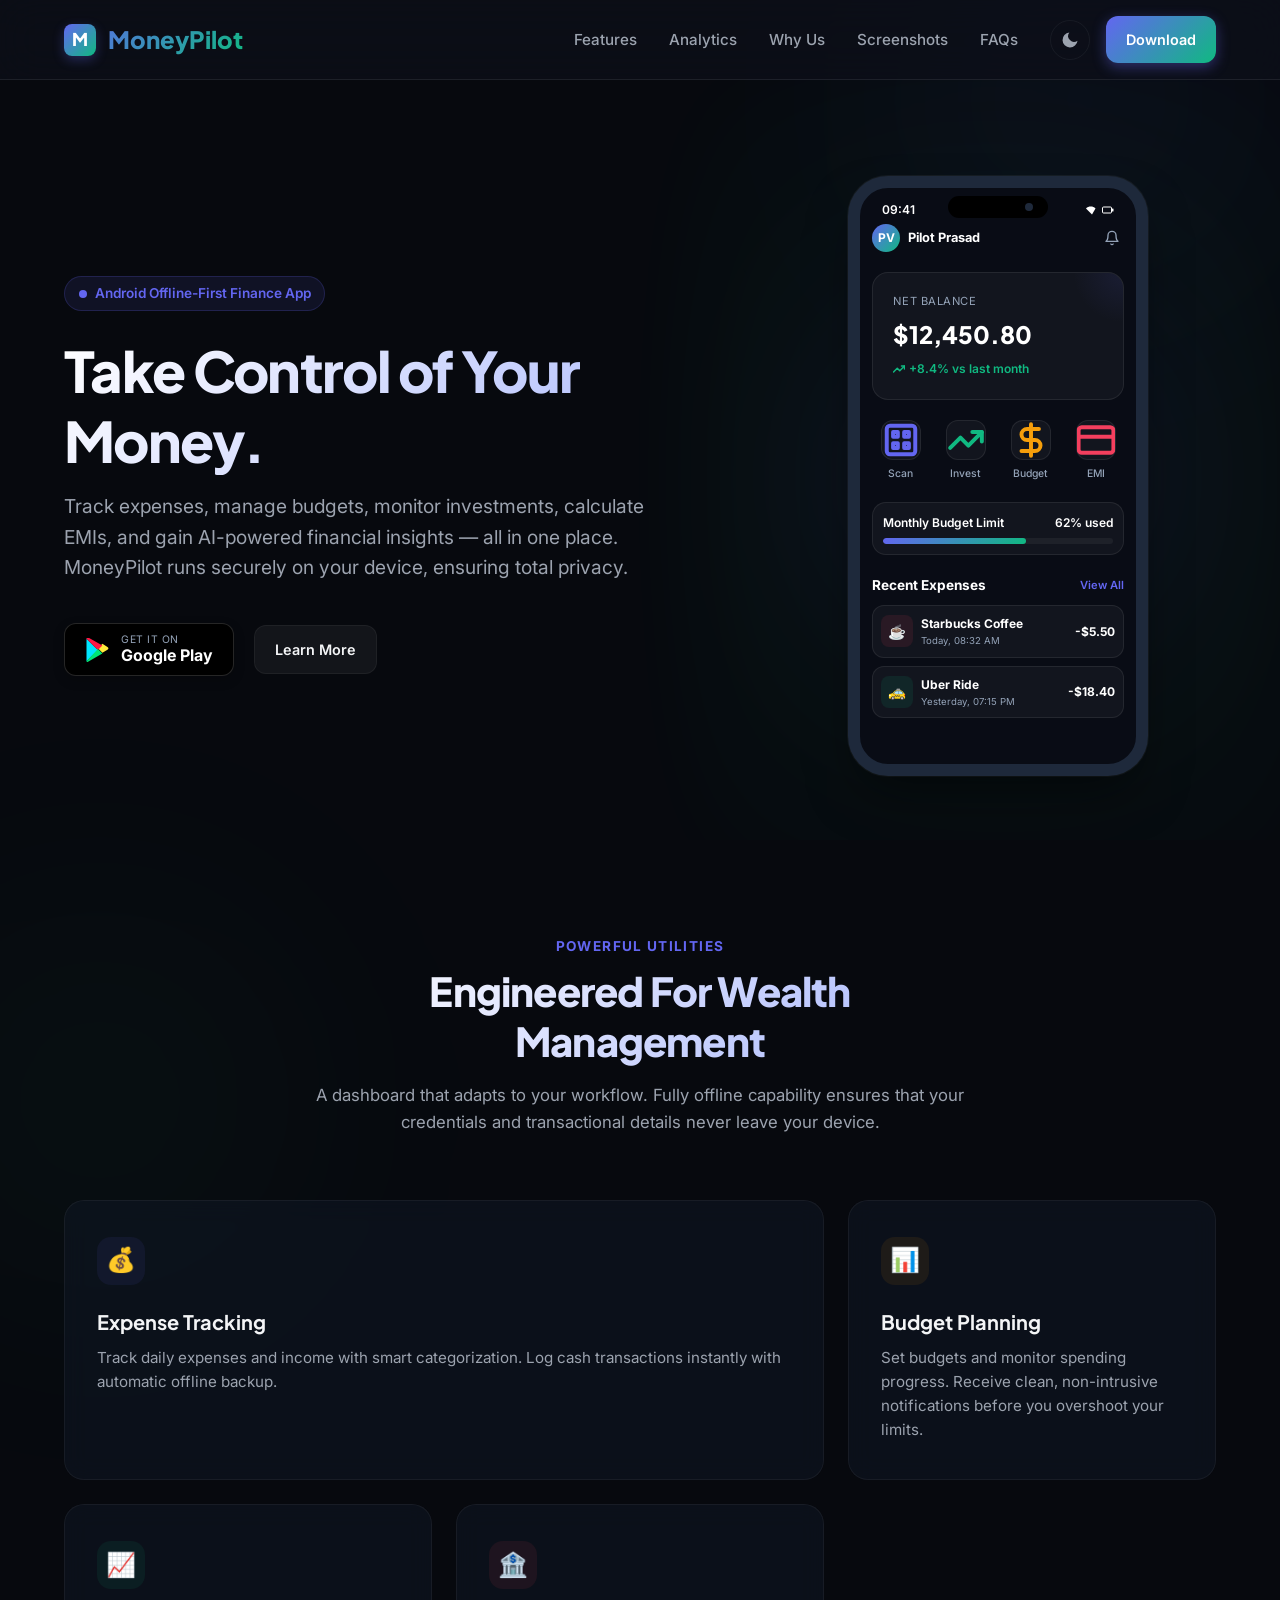
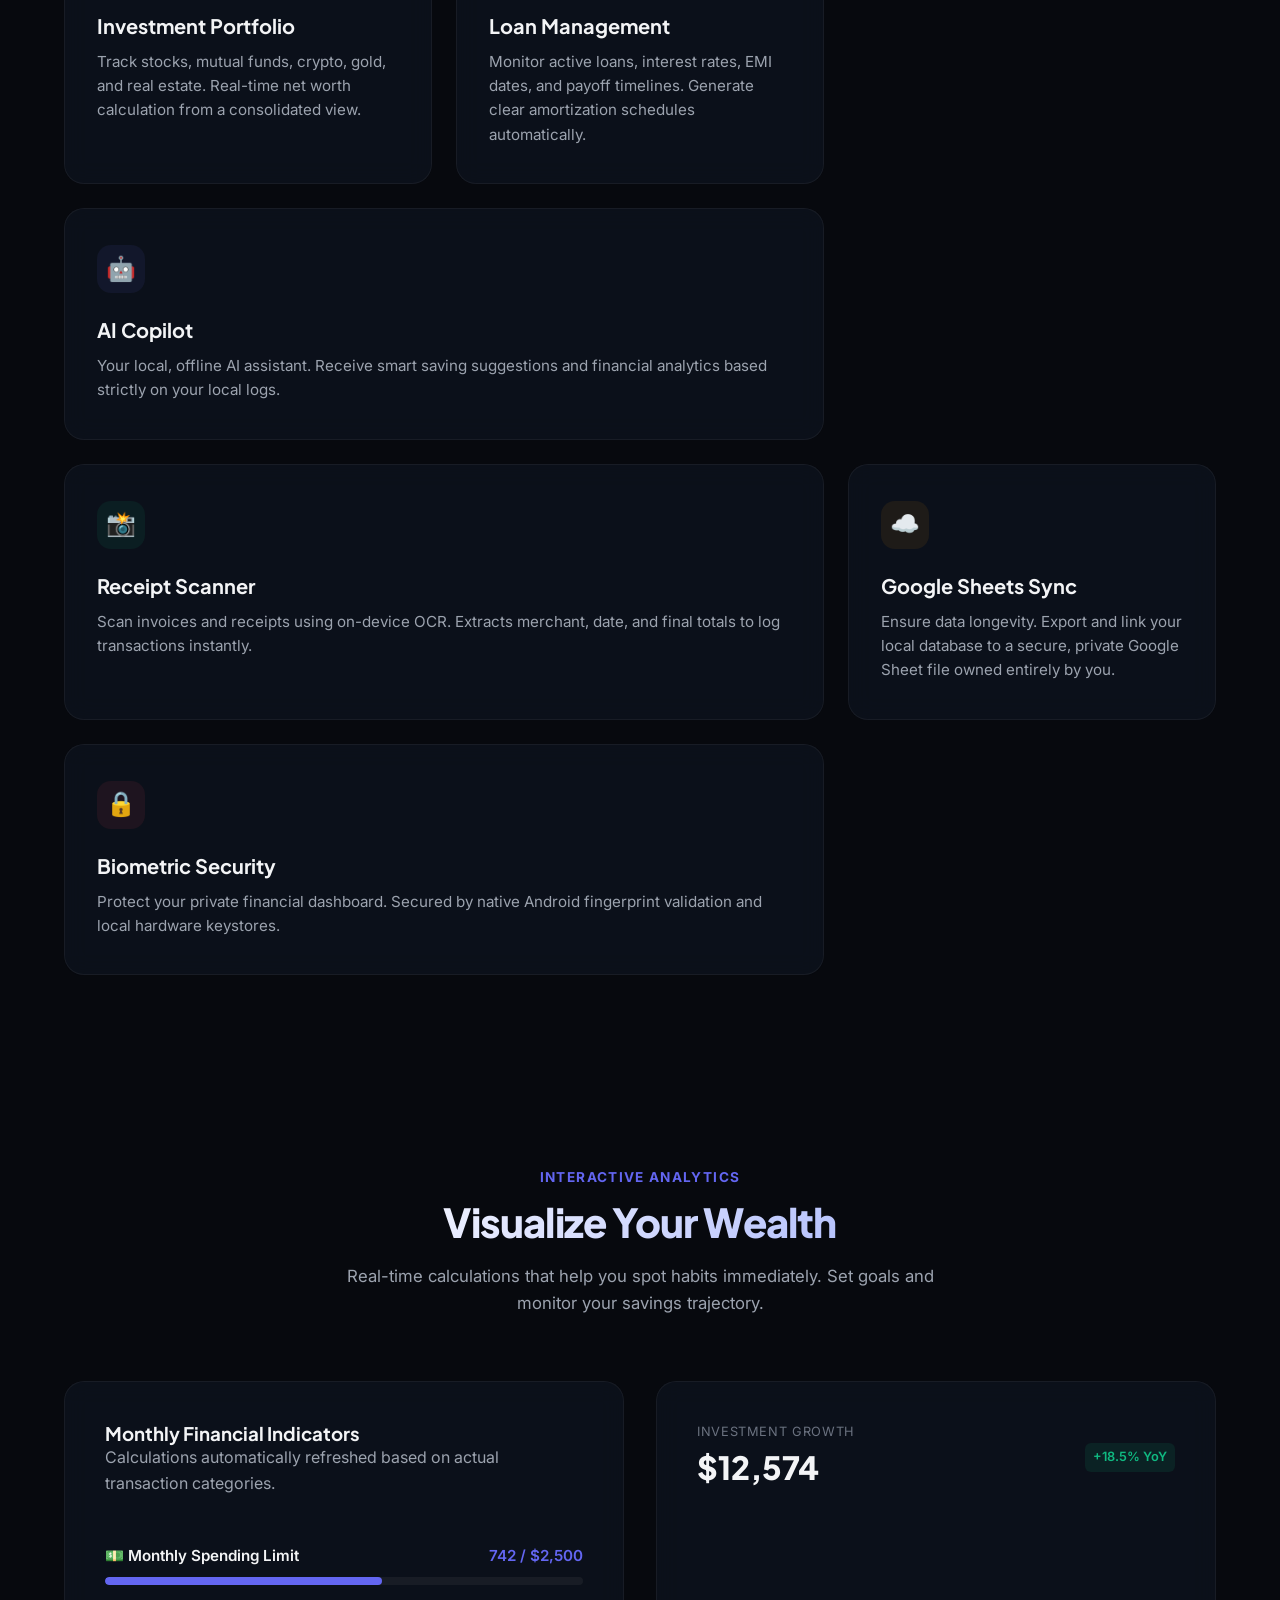
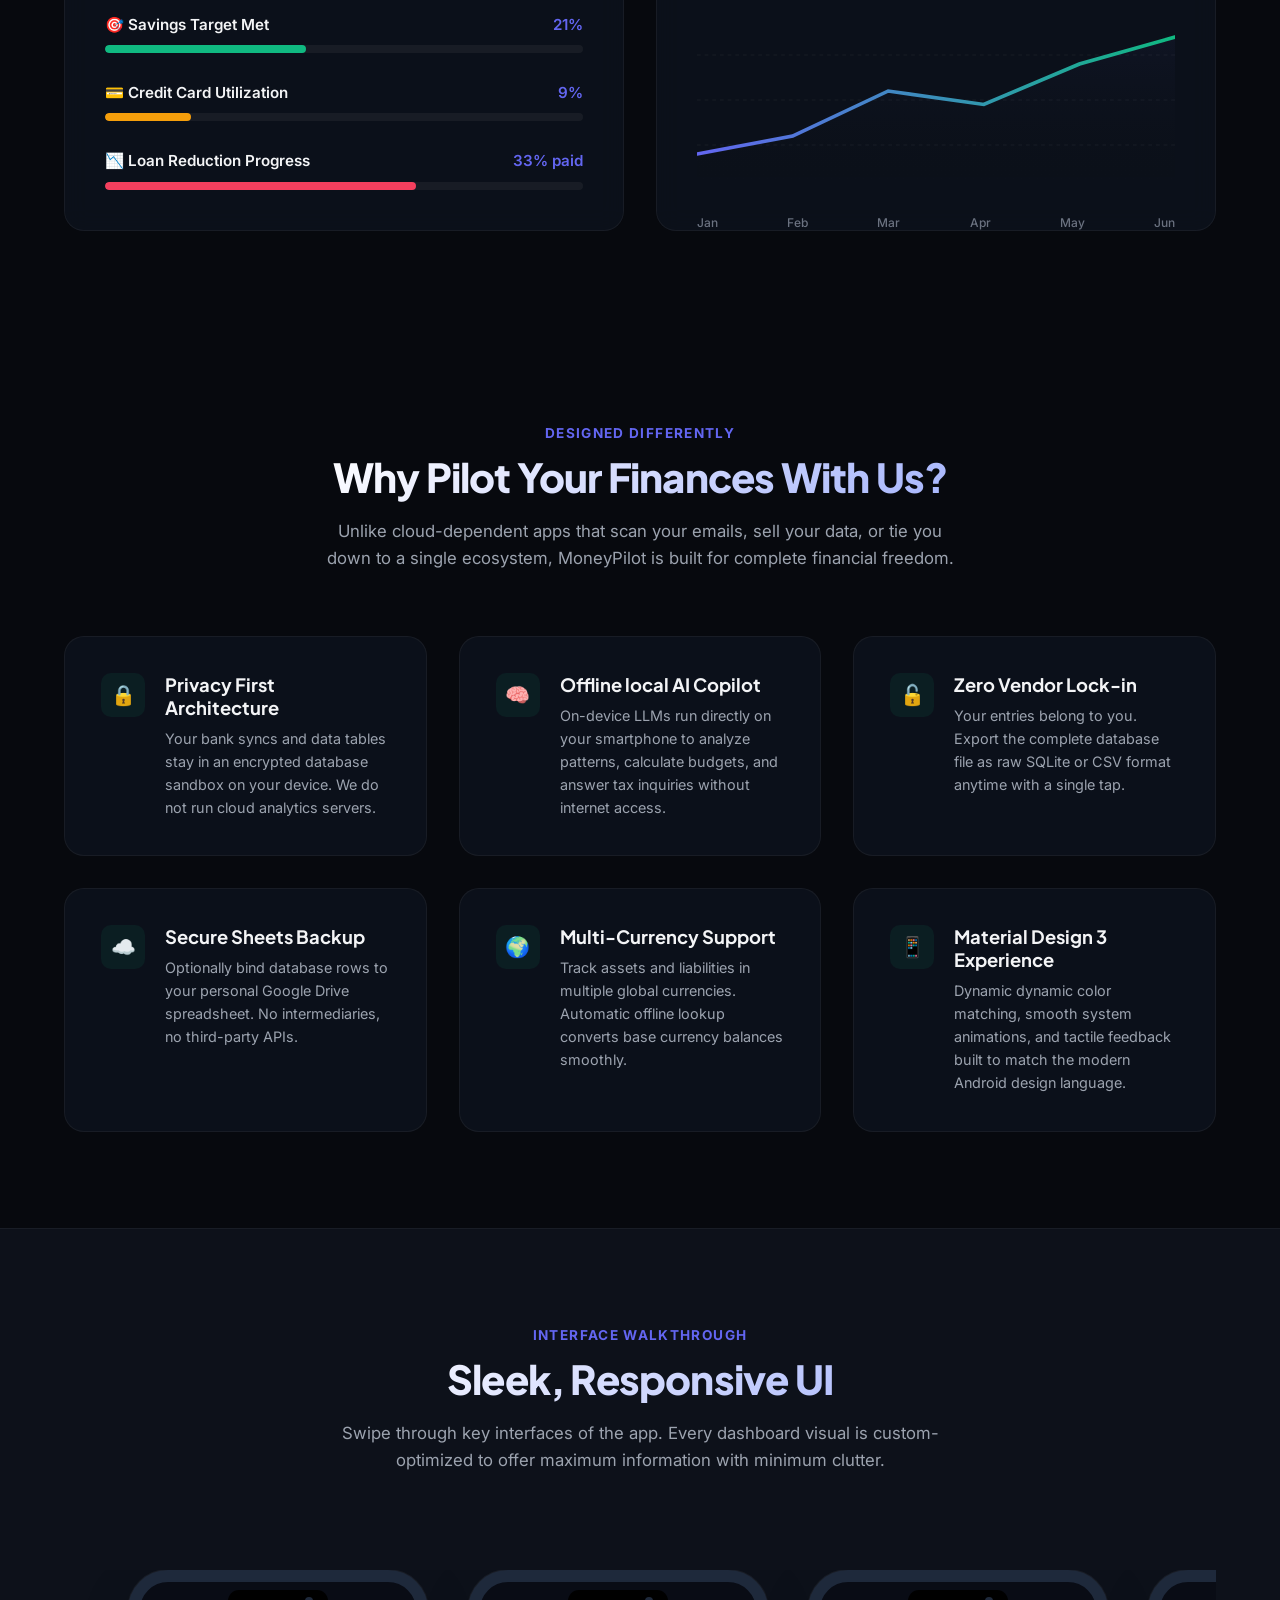
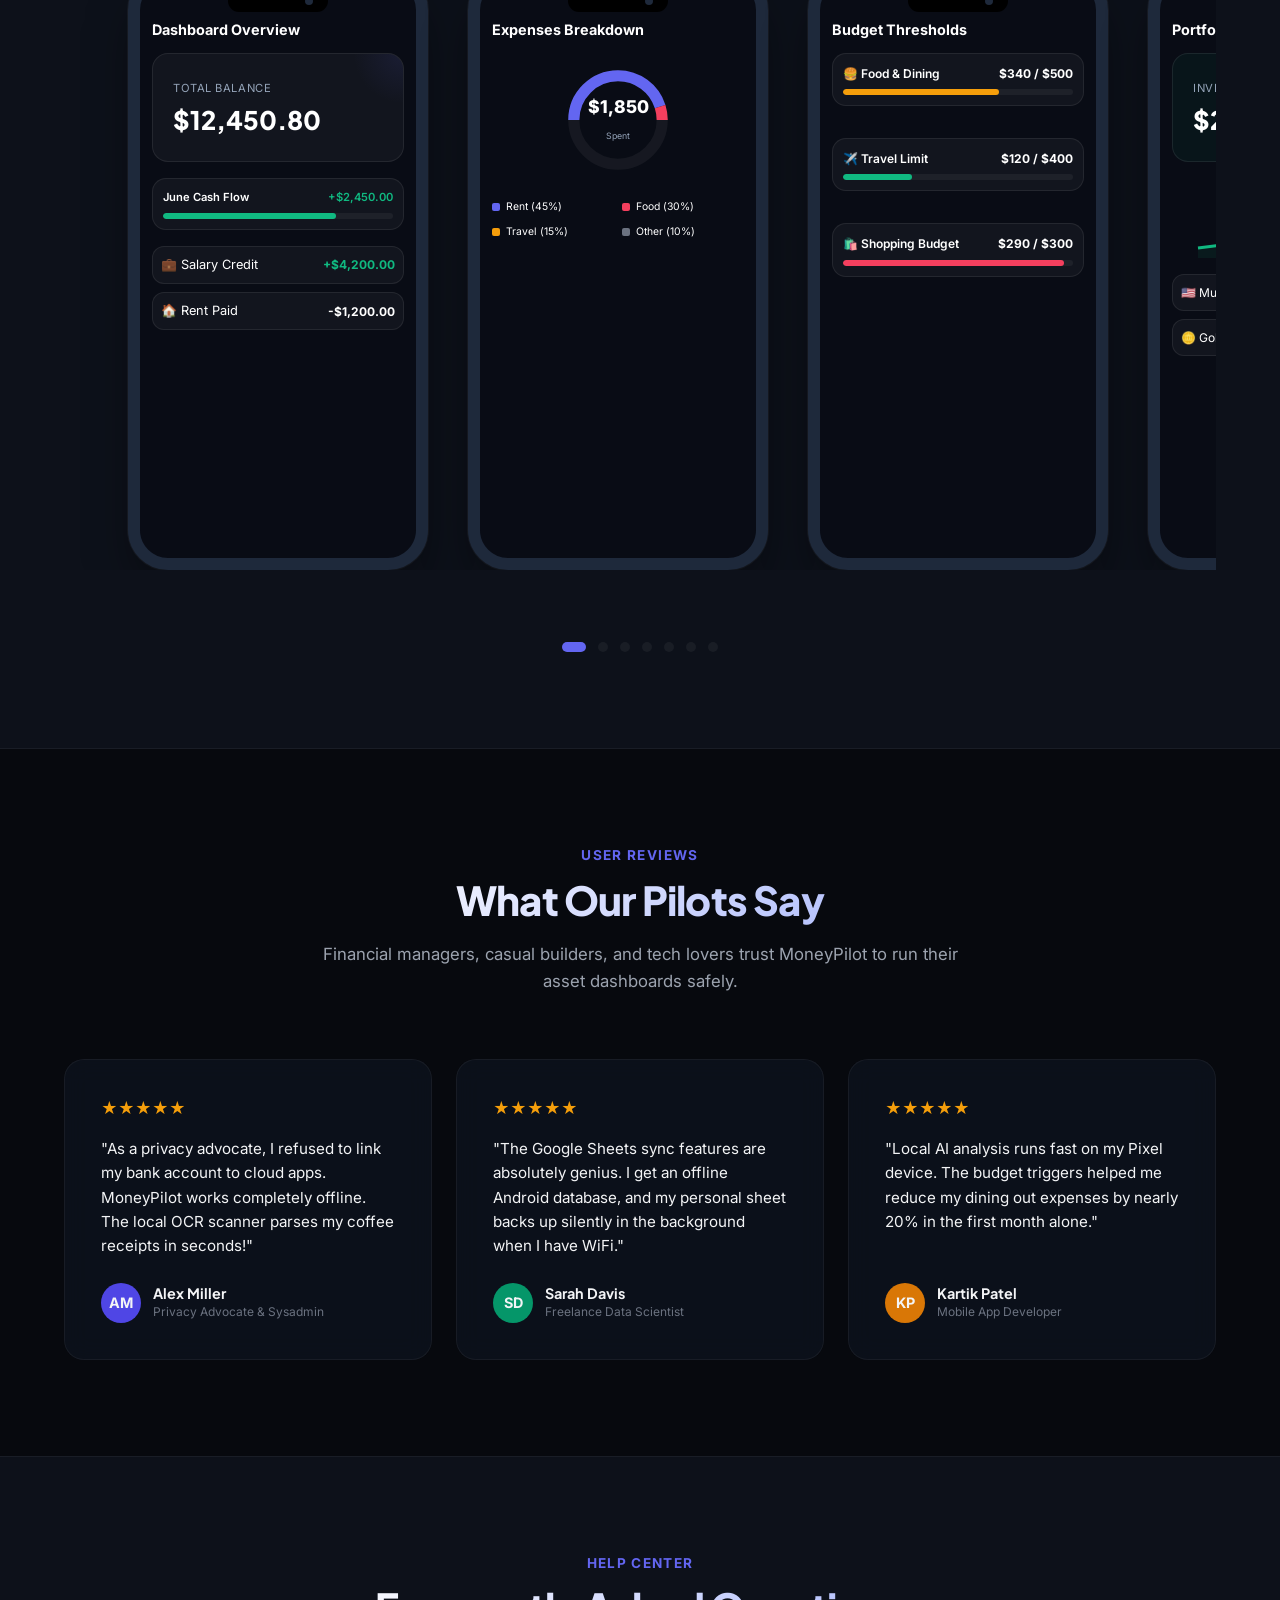
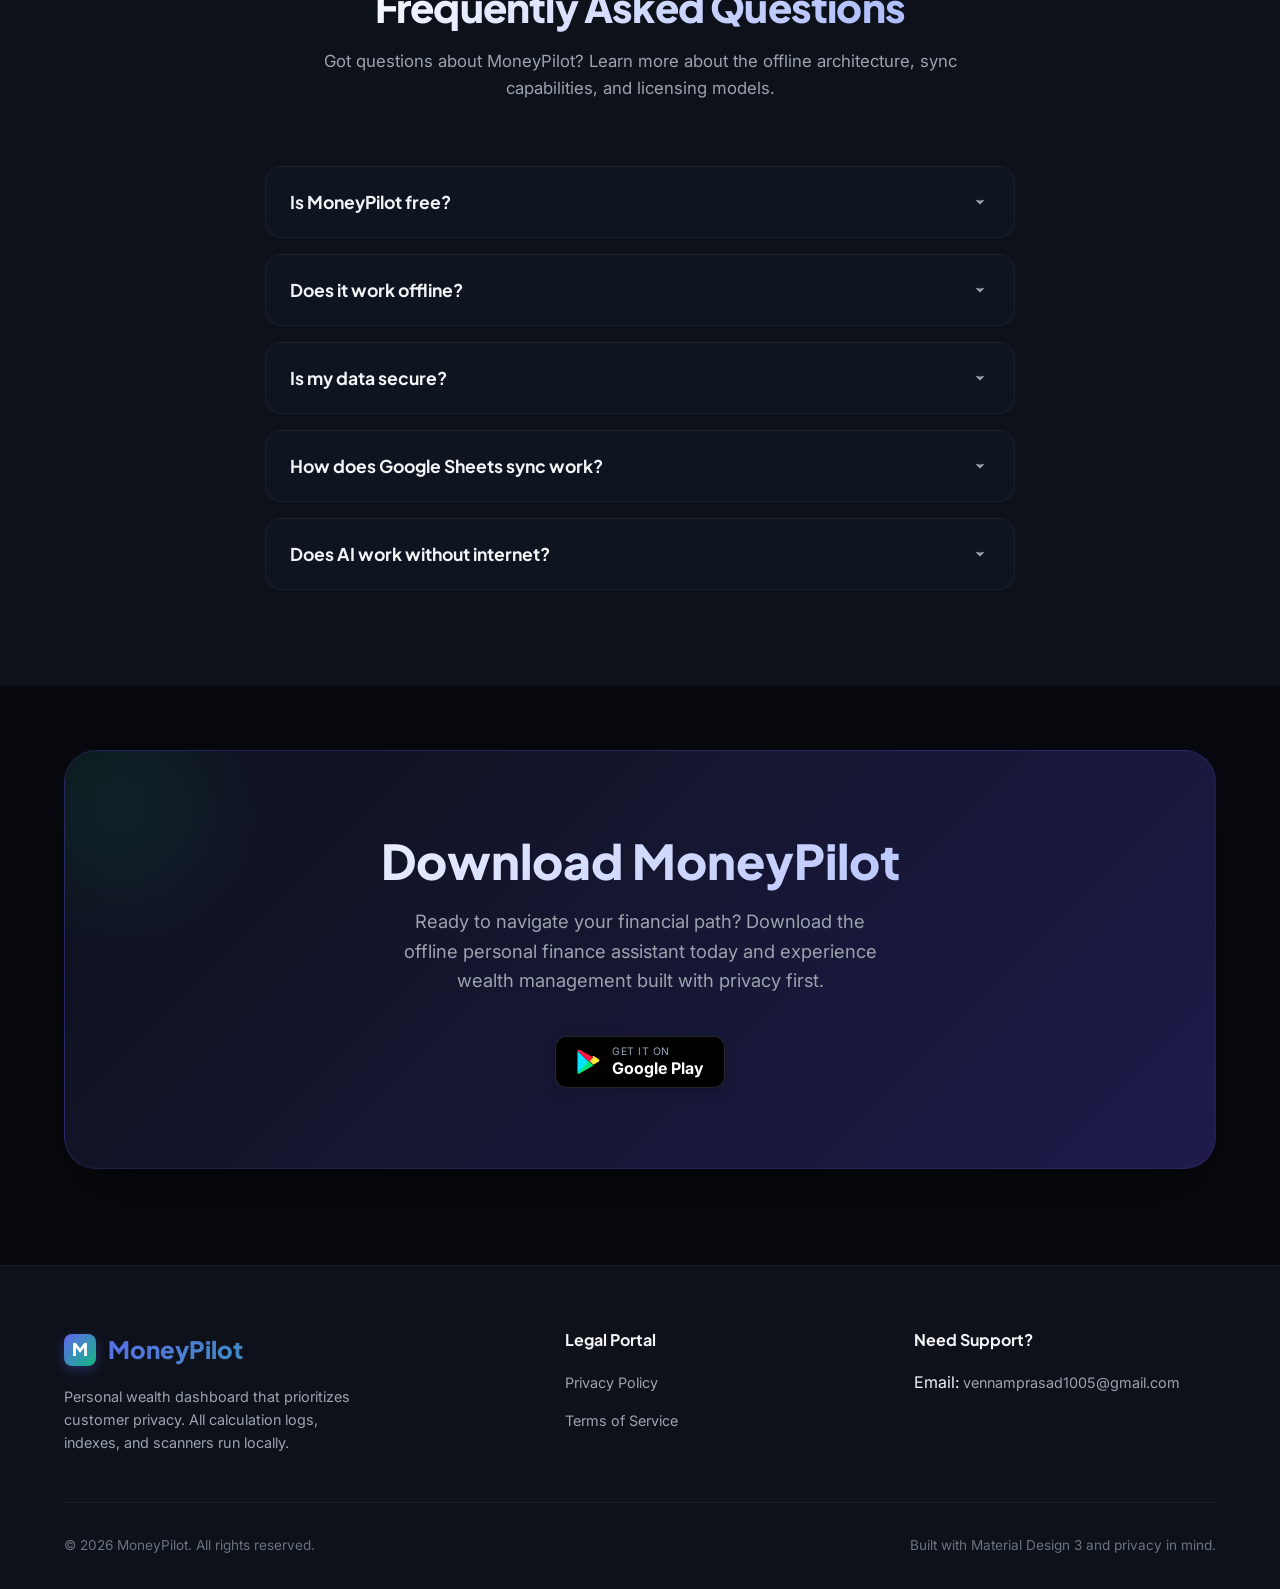
<file: index.html>
<!DOCTYPE html>
<html lang="en" data-theme="dark">
<head>
  <meta charset="utf-8">
  <meta name="viewport" content="width=device-width, initial-scale=1.0">
  <title>MoneyPilot — Take Control of Your Money</title>
  <meta name="description" content="Track expenses, manage budgets, monitor investments, calculate EMIs, and gain offline AI-powered financial insights with MoneyPilot personal finance app.">
  
  <!-- Open Graph / SEO -->
  <meta property="og:type" content="website">
  <meta property="og:title" content="MoneyPilot — Take Control of Your Money">
  <meta property="og:description" content="Track expenses, manage budgets, monitor investments, calculate EMIs, and gain offline AI-powered financial insights with MoneyPilot.">
  <meta property="og:image" content="https://vennamprasad1005.github.io/moneypilot-legal/assets/og-image.png">
  
  <link rel="stylesheet" href="styles.css">
</head>
<body>

  <!-- Site Navigation Header -->
  <header class="site-header" role="banner">
    <div class="container header-container">
      <a href="#" class="logo-link" id="logo-brand">
        <div class="logo-icon-container" aria-hidden="true">M</div>
        MoneyPilot
      </a>
      
      <nav aria-label="Main Navigation">
        <button class="mobile-nav-toggle" id="mobile-nav-toggle" aria-expanded="false" aria-label="Toggle navigation menu">
          <!-- Hamburger icon -->
          <svg xmlns="http://www.w3.org/2000/svg" width="24" height="24" fill="none" stroke="currentColor" stroke-width="2" stroke-linecap="round" stroke-linejoin="round">
            <line x1="3" y1="12" x2="21" y2="12"></line>
            <line x1="3" y1="6" x2="21" y2="6"></line>
            <line x1="3" y1="18" x2="21" y2="18"></line>
          </svg>
        </button>
        
        <ul class="nav-menu" id="nav-menu">
          <li><a href="#features" class="nav-link" id="nav-features">Features</a></li>
          <li><a href="#analytics" class="nav-link" id="nav-analytics">Analytics</a></li>
          <li><a href="#why-pilot" class="nav-link" id="nav-why-pilot">Why Us</a></li>
          <li><a href="#screenshots" class="nav-link" id="nav-screenshots">Screenshots</a></li>
          <li><a href="#faqs" class="nav-link" id="nav-faqs">FAQs</a></li>
          <li class="nav-actions">
            <!-- Theme Toggle -->
            <button id="theme-toggle" class="theme-toggle-btn" aria-label="Toggle Dark/Light Mode">
              <!-- Moon Icon (Dark Mode active, clicking switches to light) -->
              <svg class="moon-icon" viewBox="0 0 24 24" xmlns="http://www.w3.org/2000/svg">
                <path d="M21 12.79A9 9 0 1 1 11.21 3 7 7 0 0 0 21 12.79z"></path>
              </svg>
              <!-- Sun Icon (Light Mode active, clicking switches to dark) -->
              <svg class="sun-icon" viewBox="0 0 24 24" xmlns="http://www.w3.org/2000/svg">
                <circle cx="12" cy="12" r="5"></circle>
                <line x1="12" y1="1" x2="12" y2="3"></line>
                <line x1="12" y1="21" x2="12" y2="23"></line>
                <line x1="4.22" y1="4.22" x2="5.64" y2="5.64"></line>
                <line x1="18.36" y1="18.36" x2="19.78" y2="19.78"></line>
                <line x1="1" y1="12" x2="3" y2="12"></line>
                <line x1="21" y1="12" x2="23" y2="12"></line>
                <line x1="4.22" y1="19.78" x2="5.64" y2="18.36"></line>
                <line x1="18.36" y1="5.64" x2="19.78" y2="4.22"></line>
              </svg>
            </button>
            <a href="#download" class="btn btn-primary" id="btn-header-download">Download</a>
          </li>
        </ul>
      </nav>
    </div>
  </header>

  <main>
    <!-- HERO SECTION -->
    <section class="hero" id="home">
      <div class="container hero-grid">
        <div class="hero-content">
          <div class="hero-tag">
            <span class="pulse-dot" aria-hidden="true" style="width:8px;height:8px;background:var(--accent-indigo);border-radius:50%;display:inline-block;animation:pulse 2s infinite"></span>
            Android Offline-First Finance App
          </div>
          <h1 class="hero-title gradient-title">Take Control of Your Money.</h1>
          <p class="hero-subtitle">Track expenses, manage budgets, monitor investments, calculate EMIs, and gain AI-powered financial insights — all in one place. MoneyPilot runs securely on your device, ensuring total privacy.</p>
          
          <div class="hero-ctas">
            <a href="https://play.google.com/store/apps/details?id=prasad.vennam.moneypilot.android" class="google-play-badge" id="hero-badge-download" target="_blank" rel="noopener noreferrer">
              <!-- Google Play Icon SVG -->
              <svg viewBox="0 0 512 512" width="24" height="24" xmlns="http://www.w3.org/2000/svg">
                <path fill="#00e5ff" d="M32.5 17.5v477l242.3-238.5z"/>
                <path fill="#ffeb3b" d="M371.4 122.9l-96.6 95.1 97 95.6 107.7-61.2c28.2-16 28.2-42.3 0-58.3z"/>
                <path fill="#ff1744" d="M32.5 17.5l242.3 238.5 96.6-95.1-306.4-174.2c-16-9.1-32.5-9.1-32.5 10.8z"/>
                <path fill="#00e676" d="M32.5 494.5c0 19.9 16.5 19.9 32.5 10.8l306.4-174.2-97-95.6z"/>
              </svg>
              <div class="badge-text">
                <span class="small">Get it on</span>
                <span class="large">Google Play</span>
              </div>
            </a>
            <a href="#features" class="btn btn-secondary" id="btn-hero-learn">Learn More</a>
          </div>
        </div>

        <!-- Dynamic CSS Phone Mockup showing Dashboard Preview -->
        <div class="phone-mockup-wrapper">
          <div class="phone-glow" aria-hidden="true"></div>
          <div class="phone-mockup">
            <div class="phone-notch"></div>
            
            <div class="phone-status-bar" aria-hidden="true">
              <span class="phone-time">09:41</span>
              <div class="phone-status-icons">
                <!-- WiFi Icon -->
                <svg viewBox="0 0 24 24"><path d="M12 21l-12-12c5.07-5.07 13.93-5.07 19 0l-7 12z"/></svg>
                <!-- Battery Icon -->
                <svg viewBox="0 0 24 24"><rect x="1" y="6" width="18" height="12" rx="2" fill="none" stroke="currentColor" stroke-width="2"/><rect x="20" y="9" width="3" height="6" rx="1" fill="currentColor"/></svg>
              </div>
            </div>

            <div class="phone-screen">
              <div class="phone-header">
                <div class="phone-user">
                  <div class="phone-avatar">PV</div>
                  <span class="phone-username">Pilot Prasad</span>
                </div>
                <div class="phone-bell" aria-label="Notifications">
                  <svg viewBox="0 0 24 24" fill="none" stroke="currentColor" stroke-width="2" stroke-linecap="round" stroke-linejoin="round"><path d="M18 8A6 6 0 0 0 6 8c0 7-3 9-3 9h18s-3-2-3-9"/><path d="M13.73 21a2 2 0 0 1-3.46 0"/></svg>
                </div>
              </div>

              <!-- Balance Card -->
              <div class="phone-balance-card">
                <div class="phone-balance-label">Net Balance</div>
                <div class="phone-balance-amount">$12,450.80</div>
                <div class="phone-balance-trend">
                  <svg xmlns="http://www.w3.org/2000/svg" width="12" height="12" viewBox="0 0 24 24" fill="none" stroke="currentColor" stroke-width="3" stroke-linecap="round" stroke-linejoin="round"><polyline points="23 6 13.5 15.5 8.5 10.5 1 18"></polyline><polyline points="17 6 23 6 23 12"></polyline></svg>
                  +8.4% vs last month
                </div>
              </div>

              <!-- Action Items -->
              <div class="phone-actions-grid">
                <div class="phone-action-item">
                  <div class="phone-action-icon">
                    <svg viewBox="0 0 24 24" fill="none" stroke="currentColor" stroke-width="2.5" stroke-linecap="round" stroke-linejoin="round"><rect x="3" y="3" width="18" height="18" rx="2"/><rect x="7" y="7" width="3" height="3"/><rect x="14" y="7" width="3" height="3"/><rect x="7" y="14" width="3" height="3"/><rect x="14" y="14" width="3" height="3"/></svg>
                  </div>
                  <span class="phone-action-label">Scan</span>
                </div>
                <div class="phone-action-item">
                  <div class="phone-action-icon" style="color:var(--accent-emerald)">
                    <svg viewBox="0 0 24 24" fill="none" stroke="currentColor" stroke-width="2.5" stroke-linecap="round" stroke-linejoin="round"><polyline points="22 7 13.5 15.5 8.5 10.5 2 17"></polyline><polyline points="16 7 22 7 22 13"></polyline></svg>
                  </div>
                  <span class="phone-action-label">Invest</span>
                </div>
                <div class="phone-action-item">
                  <div class="phone-action-icon" style="color:var(--accent-gold)">
                    <svg viewBox="0 0 24 24" fill="none" stroke="currentColor" stroke-width="2.5" stroke-linecap="round" stroke-linejoin="round"><path d="M12 2v20M17 5H9.5a3.5 3.5 0 0 0 0 7h5a3.5 3.5 0 0 1 0 7H6"/></svg>
                  </div>
                  <span class="phone-action-label">Budget</span>
                </div>
                <div class="phone-action-item">
                  <div class="phone-action-icon" style="color:var(--accent-coral)">
                    <svg viewBox="0 0 24 24" fill="none" stroke="currentColor" stroke-width="2.5" stroke-linecap="round" stroke-linejoin="round"><rect x="1" y="4" width="22" height="16" rx="2" ry="2"/><line x1="1" y1="10" x2="23" y2="10"/></svg>
                  </div>
                  <span class="phone-action-label">EMI</span>
                </div>
              </div>

              <!-- Budget Progress -->
              <div class="phone-budget-alert">
                <div class="phone-budget-info">
                  <span>Monthly Budget Limit</span>
                  <span>62% used</span>
                </div>
                <div class="phone-progress-bar">
                  <div class="phone-progress-fill"></div>
                </div>
              </div>

              <!-- Transactions -->
              <div class="phone-section-title">
                <span>Recent Expenses</span>
                <span class="phone-section-more">View All</span>
              </div>
              <div class="phone-tx-list">
                <div class="phone-tx-item">
                  <div class="phone-tx-detail">
                    <div class="phone-tx-icon-box" style="background:rgba(244,63,94,0.1);color:var(--accent-coral)">☕</div>
                    <div class="phone-tx-meta">
                      <span class="phone-tx-title">Starbucks Coffee</span>
                      <span class="phone-tx-date">Today, 08:32 AM</span>
                    </div>
                  </div>
                  <span class="phone-tx-amount neg">-$5.50</span>
                </div>
                <div class="phone-tx-item">
                  <div class="phone-tx-detail">
                    <div class="phone-tx-icon-box" style="background:rgba(16,185,129,0.1);color:var(--accent-emerald)">🚕</div>
                    <div class="phone-tx-meta">
                      <span class="phone-tx-title">Uber Ride</span>
                      <span class="phone-tx-date">Yesterday, 07:15 PM</span>
                    </div>
                  </div>
                  <span class="phone-tx-amount neg">-$18.40</span>
                </div>
              </div>

            </div>
          </div>
        </div>
      </div>
    </section>

    <!-- FEATURES SECTION -->
    <section class="section-padding" id="features">
      <div class="container">
        <div class="section-header">
          <span class="section-tag">Powerful Utilities</span>
          <h2 class="section-title gradient-title">Engineered For Wealth Management</h2>
          <p class="section-subtitle">A dashboard that adapts to your workflow. Fully offline capability ensures that your credentials and transactional details never leave your device.</p>
        </div>

        <div class="features-grid">
          <!-- Card 1 -->
          <article class="feature-card" id="feat-expenses">
            <div class="feature-icon-box" aria-hidden="true">💰</div>
            <h3>Expense Tracking</h3>
            <p>Track daily expenses and income with smart categorization. Log cash transactions instantly with automatic offline backup.</p>
          </article>
          <!-- Card 2 -->
          <article class="feature-card" id="feat-budgets">
            <div class="feature-icon-box" aria-hidden="true" style="color:var(--accent-gold);background:rgba(245,158,11,0.08)">📊</div>
            <h3>Budget Planning</h3>
            <p>Set budgets and monitor spending progress. Receive clean, non-intrusive notifications before you overshoot your limits.</p>
          </article>
          <!-- Card 3 -->
          <article class="feature-card" id="feat-portfolio">
            <div class="feature-icon-box" aria-hidden="true" style="color:var(--accent-emerald);background:rgba(16,185,129,0.08)">📈</div>
            <h3>Investment Portfolio</h3>
            <p>Track stocks, mutual funds, crypto, gold, and real estate. Real-time net worth calculation from a consolidated view.</p>
          </article>
          <!-- Card 4 -->
          <article class="feature-card" id="feat-loans">
            <div class="feature-icon-box" aria-hidden="true" style="color:var(--accent-coral);background:rgba(244,63,94,0.08)">🏦</div>
            <h3>Loan Management</h3>
            <p>Monitor active loans, interest rates, EMI dates, and payoff timelines. Generate clear amortization schedules automatically.</p>
          </article>
          <!-- Card 5 -->
          <article class="feature-card" id="feat-ai">
            <div class="feature-icon-box" aria-hidden="true">🤖</div>
            <h3>AI Copilot</h3>
            <p>Your local, offline AI assistant. Receive smart saving suggestions and financial analytics based strictly on your local logs.</p>
          </article>
          <!-- Card 6 -->
          <article class="feature-card" id="feat-ocr">
            <div class="feature-icon-box" aria-hidden="true" style="color:var(--accent-emerald);background:rgba(16,185,129,0.08)">📸</div>
            <h3>Receipt Scanner</h3>
            <p>Scan invoices and receipts using on-device OCR. Extracts merchant, date, and final totals to log transactions instantly.</p>
          </article>
          <!-- Card 7 -->
          <article class="feature-card" id="feat-sync">
            <div class="feature-icon-box" aria-hidden="true" style="color:var(--accent-gold);background:rgba(245,158,11,0.08)">☁️</div>
            <h3>Google Sheets Sync</h3>
            <p>Ensure data longevity. Export and link your local database to a secure, private Google Sheet file owned entirely by you.</p>
          </article>
          <!-- Card 8 -->
          <article class="feature-card" id="feat-biometrics">
            <div class="feature-icon-box" aria-hidden="true" style="color:var(--accent-coral);background:rgba(244,63,94,0.08)">🔒</div>
            <h3>Biometric Security</h3>
            <p>Protect your private financial dashboard. Secured by native Android fingerprint validation and local hardware keystores.</p>
          </article>
        </div>
      </div>
    </section>

    <!-- ANALYTICS SECTION -->
    <section class="section-padding" id="analytics" style="position:relative">
      <div class="container">
        <div class="section-header">
          <span class="section-tag">Interactive Analytics</span>
          <h2 class="section-title gradient-title">Visualize Your Wealth</h2>
          <p class="section-subtitle">Real-time calculations that help you spot habits immediately. Set goals and monitor your savings trajectory.</p>
        </div>

        <div class="analytics-grid">
          <!-- Progress Bars Card -->
          <div class="analytics-main-card">
            <h3>Monthly Financial Indicators</h3>
            <p style="margin-bottom:1.5rem">Calculations automatically refreshed based on actual transaction categories.</p>
            
            <div class="analytics-list">
              <!-- Item 1 -->
              <div class="analytics-item">
                <div class="analytics-meta">
                  <span class="analytics-label">💵 Monthly Spending Limit</span>
                  <span class="analytics-val"><span class="animate-val" data-target="1450">$0</span> / $2,500</span>
                </div>
                <div class="analytics-progress">
                  <div class="analytics-fill fill-indigo" data-width="58%"></div>
                </div>
              </div>
              <!-- Item 2 -->
              <div class="analytics-item">
                <div class="analytics-meta">
                  <span class="analytics-label">🎯 Savings Target Met</span>
                  <span class="analytics-val"><span class="animate-val" data-target="42">0</span>%</span>
                </div>
                <div class="analytics-progress">
                  <div class="analytics-fill fill-emerald" data-width="42%"></div>
                </div>
              </div>
              <!-- Item 3 -->
              <div class="analytics-item">
                <div class="analytics-meta">
                  <span class="analytics-label">💳 Credit Card Utilization</span>
                  <span class="analytics-val"><span class="animate-val" data-target="18">0</span>%</span>
                </div>
                <div class="analytics-progress">
                  <div class="analytics-fill fill-gold" data-width="18%"></div>
                </div>
              </div>
              <!-- Item 4 -->
              <div class="analytics-item">
                <div class="analytics-meta">
                  <span class="analytics-label">📉 Loan Reduction Progress</span>
                  <span class="analytics-val"><span class="animate-val" data-target="65">0</span>% paid</span>
                </div>
                <div class="analytics-progress">
                  <div class="analytics-fill fill-coral" data-width="65%"></div>
                </div>
              </div>
            </div>
          </div>

          <!-- SVG Chart Card -->
          <div class="analytics-chart-card">
            <div class="chart-header">
              <div class="chart-value-box">
                <span class="chart-value-label">Investment Growth</span>
                <span class="chart-value-amount">$<span class="animate-val" data-target="24560">0</span></span>
              </div>
              <span class="chart-badge">+18.5% YoY</span>
            </div>
            
            <div class="svg-chart-container" aria-label="Line graph showing investment growth over the past 6 months">
              <svg viewBox="0 0 500 200" preserveAspectRatio="none">
                <defs>
                  <!-- Gradient for chart stroke -->
                  <linearGradient id="chart-gradient" x1="0%" y1="0%" x2="100%" y2="0%">
                    <stop offset="0%" stop-color="var(--accent-indigo)" />
                    <stop offset="100%" stop-color="var(--accent-emerald)" />
                  </linearGradient>
                  <!-- Gradient for filled area -->
                  <linearGradient id="area-gradient" x1="0%" y1="0%" x2="0%" y2="100%">
                    <stop offset="0%" stop-color="var(--accent-indigo)" stop-opacity="0.3" />
                    <stop offset="100%" stop-color="var(--bg-primary)" stop-opacity="0" />
                  </linearGradient>
                  <!-- Clip Path to match chart stroke -->
                  <clipPath id="chart-clip">
                    <polygon points="0,200 0,160 100,140 200,90 300,105 400,60 500,30 500,200" />
                  </clipPath>
                </defs>
                
                <!-- Grid Lines -->
                <line class="chart-grid-line" x1="0" y1="50" x2="500" y2="50" />
                <line class="chart-grid-line" x1="0" y1="100" x2="500" y2="100" />
                <line class="chart-grid-line" x1="0" y1="150" x2="500" y2="150" />
                
                <!-- Area fill -->
                <polygon class="chart-area" points="0,200 0,160 100,140 200,90 300,105 400,60 500,30 500,200" />
                
                <!-- Chart Stroke Line -->
                <path class="chart-path" d="M0,160 L100,140 L200,90 L300,105 L400,60 L500,30" />
              </svg>
              
              <div class="chart-labels">
                <span>Jan</span>
                <span>Feb</span>
                <span>Mar</span>
                <span>Apr</span>
                <span>May</span>
                <span>Jun</span>
              </div>
            </div>
          </div>
        </div>
      </div>
    </section>

    <!-- WHY MONEYPILOT SECTION -->
    <section class="section-padding" id="why-pilot">
      <div class="container">
        <div class="section-header">
          <span class="section-tag">Designed Differently</span>
          <h2 class="section-title gradient-title">Why Pilot Your Finances With Us?</h2>
          <p class="section-subtitle">Unlike cloud-dependent apps that scan your emails, sell your data, or tie you down to a single ecosystem, MoneyPilot is built for complete financial freedom.</p>
        </div>

        <div class="why-grid">
          <!-- Why Item 1 -->
          <div class="why-card">
            <div class="why-icon-box" aria-hidden="true">🔒</div>
            <div>
              <h3>Privacy First Architecture</h3>
              <p>Your bank syncs and data tables stay in an encrypted database sandbox on your device. We do not run cloud analytics servers.</p>
            </div>
          </div>
          <!-- Why Item 2 -->
          <div class="why-card">
            <div class="why-icon-box" aria-hidden="true">🧠</div>
            <div>
              <h3>Offline local AI Copilot</h3>
              <p>On-device LLMs run directly on your smartphone to analyze patterns, calculate budgets, and answer tax inquiries without internet access.</p>
            </div>
          </div>
          <!-- Why Item 3 -->
          <div class="why-card">
            <div class="why-icon-box" aria-hidden="true">🔓</div>
            <div>
              <h3>Zero Vendor Lock-in</h3>
              <p>Your entries belong to you. Export the complete database file as raw SQLite or CSV format anytime with a single tap.</p>
            </div>
          </div>
          <!-- Why Item 4 -->
          <div class="why-card">
            <div class="why-icon-box" aria-hidden="true">☁️</div>
            <div>
              <h3>Secure Sheets Backup</h3>
              <p>Optionally bind database rows to your personal Google Drive spreadsheet. No intermediaries, no third-party APIs.</p>
            </div>
          </div>
          <!-- Why Item 5 -->
          <div class="why-card">
            <div class="why-icon-box" aria-hidden="true">🌍</div>
            <div>
              <h3>Multi-Currency Support</h3>
              <p>Track assets and liabilities in multiple global currencies. Automatic offline lookup converts base currency balances smoothly.</p>
            </div>
          </div>
          <!-- Why Item 6 -->
          <div class="why-card">
            <div class="why-icon-box" aria-hidden="true">📱</div>
            <div>
              <h3>Material Design 3 Experience</h3>
              <p>Dynamic dynamic color matching, smooth system animations, and tactile feedback built to match the modern Android design language.</p>
            </div>
          </div>
        </div>
      </div>
    </section>

    <!-- SCREENSHOTS SECTION -->
    <section class="section-padding" id="screenshots" style="background:var(--bg-secondary); border-top:1px solid var(--border-color); border-bottom:1px solid var(--border-color);">
      <div class="container">
        <div class="section-header">
          <span class="section-tag">Interface Walkthrough</span>
          <h2 class="section-title gradient-title">Sleek, Responsive UI</h2>
          <p class="section-subtitle">Swipe through key interfaces of the app. Every dashboard visual is custom-optimized to offer maximum information with minimum clutter.</p>
        </div>

        <div class="screenshots-container">
          <div class="scroller-wrapper">
            <div class="scroller" role="region" aria-label="App screenshot gallery">
              
              <!-- Slide 1: Dashboard -->
              <div class="entry" id="slide-dashboard">
                <div class="phone-mockup">
                  <div class="phone-notch"></div>
                  <div class="phone-screen">
                    <div class="phone-header" style="margin-bottom:0.75rem">
                      <span class="phone-username" style="font-size:0.9rem">Dashboard Overview</span>
                    </div>
                    <div class="phone-balance-card" style="margin-bottom:1rem">
                      <span class="phone-balance-label">Total Balance</span>
                      <span class="phone-balance-amount" style="font-size:1.6rem">$12,450.80</span>
                    </div>
                    <!-- Quick charts -->
                    <div class="phone-budget-alert" style="margin-bottom:1rem">
                      <div class="phone-budget-info" style="font-size:0.7rem">
                        <span>June Cash Flow</span>
                        <span style="color:var(--accent-emerald)">+$2,450.00</span>
                      </div>
                      <div class="phone-progress-bar"><div class="phone-progress-fill" style="width:75%;background:var(--accent-emerald)"></div></div>
                    </div>
                    <!-- Mock transaction lines -->
                    <div class="phone-tx-list">
                      <div class="phone-tx-item">
                        <div class="phone-tx-detail">
                          <span style="font-size:0.8rem">💼 Salary Credit</span>
                        </div>
                        <span class="phone-tx-amount pos">+$4,200.00</span>
                      </div>
                      <div class="phone-tx-item">
                        <div class="phone-tx-detail">
                          <span style="font-size:0.8rem">🏠 Rent Paid</span>
                        </div>
                        <span class="phone-tx-amount neg">-$1,200.00</span>
                      </div>
                    </div>
                  </div>
                </div>
              </div>

              <!-- Slide 2: Expenses -->
              <div class="entry" id="slide-expenses">
                <div class="phone-mockup">
                  <div class="phone-notch"></div>
                  <div class="phone-screen">
                    <div class="phone-header" style="margin-bottom:0.5rem">
                      <span class="phone-username" style="font-size:0.9rem">Expenses Breakdown</span>
                    </div>
                    <!-- Ring chart preview -->
                    <div class="phone-expense-chart">
                      <svg width="100" height="100" viewBox="0 0 36 36">
                        <!-- Background Circle -->
                        <path stroke="rgba(255,255,255,0.05)" stroke-width="4" fill="none" d="M18 2.0845 a 15.9155 15.9155 0 0 1 0 31.831 a 15.9155 15.9155 0 0 1 0 -31.831" />
                        <!-- Rent Section (Indigo) -->
                        <path stroke="var(--accent-indigo)" stroke-width="4" stroke-dasharray="45, 100" fill="none" d="M18 2.0845 a 15.9155 15.9155 0 0 1 0 31.831" />
                        <!-- Food Section (Coral) -->
                        <path stroke="var(--accent-coral)" stroke-width="4" stroke-dasharray="30, 100" stroke-dashoffset="-45" fill="none" d="M18 2.0845 a 15.9155 15.9155 0 0 1 0 31.831" />
                        <!-- Transp Section (Gold) -->
                        <path stroke="var(--accent-gold)" stroke-width="4" stroke-dasharray="15, 100" stroke-dashoffset="-75" fill="none" d="M18 2.0845 a 15.9155 15.9155 0 0 1 0 31.831" />
                      </svg>
                      <div class="phone-expense-center">
                        <span class="val">$1,850</span>
                        <span class="lbl">Spent</span>
                      </div>
                    </div>
                    <div class="phone-expense-legend">
                      <div class="phone-legend-item"><span class="legend-color" style="background:var(--accent-indigo)"></span>Rent (45%)</div>
                      <div class="phone-legend-item"><span class="legend-color" style="background:var(--accent-coral)"></span>Food (30%)</div>
                      <div class="phone-legend-item"><span class="legend-color" style="background:var(--accent-gold)"></span>Travel (15%)</div>
                      <div class="phone-legend-item"><span class="legend-color" style="background:var(--text-muted)"></span>Other (10%)</div>
                    </div>
                  </div>
                </div>
              </div>

              <!-- Slide 3: Budgets -->
              <div class="entry" id="slide-budgets">
                <div class="phone-mockup">
                  <div class="phone-notch"></div>
                  <div class="phone-screen">
                    <div class="phone-header" style="margin-bottom:0.75rem">
                      <span class="phone-username" style="font-size:0.9rem">Budget Thresholds</span>
                    </div>
                    <!-- Budgets list -->
                    <div style="display:flex;flex-direction:column;gap:12px">
                      <div class="phone-budget-alert">
                        <div class="phone-budget-info" style="font-size:0.75rem">
                          <span>🍔 Food & Dining</span>
                          <span style="font-weight:700">$340 / $500</span>
                        </div>
                        <div class="phone-progress-bar"><div class="phone-progress-fill" style="width:68%;background:var(--accent-gold)"></div></div>
                      </div>
                      <div class="phone-budget-alert">
                        <div class="phone-budget-info" style="font-size:0.75rem">
                          <span>✈️ Travel Limit</span>
                          <span style="font-weight:700">$120 / $400</span>
                        </div>
                        <div class="phone-progress-bar"><div class="phone-progress-fill" style="width:30%;background:var(--accent-emerald)"></div></div>
                      </div>
                      <div class="phone-budget-alert">
                        <div class="phone-budget-info" style="font-size:0.75rem">
                          <span>🛍️ Shopping Budget</span>
                          <span style="font-weight:700">$290 / $300</span>
                        </div>
                        <div class="phone-progress-bar"><div class="phone-progress-fill" style="width:96%;background:var(--accent-coral)"></div></div>
                      </div>
                    </div>
                  </div>
                </div>
              </div>

              <!-- Slide 4: Investments -->
              <div class="entry" id="slide-investments">
                <div class="phone-mockup">
                  <div class="phone-notch"></div>
                  <div class="phone-screen">
                    <div class="phone-header" style="margin-bottom:0.75rem">
                      <span class="phone-username" style="font-size:0.9rem">Portfolios</span>
                    </div>
                    <div class="phone-balance-card" style="margin-bottom:1rem;background:rgba(16,185,129,0.05)">
                      <span class="phone-balance-label">Invested Assets</span>
                      <span class="phone-balance-amount" style="font-size:1.6rem">$24,560.00</span>
                    </div>
                    <!-- Growth mini chart -->
                    <div style="height:80px;margin-bottom:1rem">
                      <svg viewBox="0 0 200 80" style="width:100%;height:100%">
                        <path d="M0,70 L40,65 L80,50 L120,55 L160,35 L200,10" fill="none" stroke="var(--accent-emerald)" stroke-width="3"/>
                        <path d="M0,70 L40,65 L80,50 L120,55 L160,35 L200,10 L200,80 L0,80" fill="rgba(16,185,129,0.08)"/>
                      </svg>
                    </div>
                    <!-- Investment items -->
                    <div class="phone-tx-list">
                      <div class="phone-tx-item">
                        <span style="font-size:0.75rem">🇺🇸 Mutual Funds</span>
                        <span style="font-size:0.75rem;font-weight:700;color:var(--accent-emerald)">+$1,450.00</span>
                      </div>
                      <div class="phone-tx-item">
                        <span style="font-size:0.75rem">🪙 Gold ETF</span>
                        <span style="font-size:0.75rem;font-weight:700;color:var(--accent-emerald)">+$340.20</span>
                      </div>
                    </div>
                  </div>
                </div>
              </div>

              <!-- Slide 5: Loans -->
              <div class="entry" id="slide-loans">
                <div class="phone-mockup">
                  <div class="phone-notch"></div>
                  <div class="phone-screen">
                    <div class="phone-header" style="margin-bottom:0.75rem">
                      <span class="phone-username" style="font-size:0.9rem">Active Loans</span>
                    </div>
                    <!-- Outstanding liabilities card -->
                    <div class="phone-balance-card" style="margin-bottom:1rem;background:rgba(244,63,94,0.05)">
                      <span class="phone-balance-label">Total Debt Remaining</span>
                      <span class="phone-balance-amount" style="font-size:1.6rem">$12,500.00</span>
                    </div>
                    <div class="phone-budget-alert" style="margin-bottom:0.75rem">
                      <div class="phone-budget-info" style="font-size:0.75rem">
                        <span>🚗 Car Loan Payoff</span>
                        <span>42% cleared</span>
                      </div>
                      <div class="phone-progress-bar"><div class="phone-progress-fill" style="width:42%;background:var(--accent-coral)"></div></div>
                    </div>
                    <div class="phone-tx-item">
                      <div class="phone-tx-detail">
                        <span style="font-size:0.75rem;font-weight:600">Next EMI Due</span>
                        <span style="font-size:0.6rem;color:var(--text-muted);display:block">July 01, 2026</span>
                      </div>
                      <span style="font-size:0.75rem;font-weight:700">$340.00</span>
                    </div>
                  </div>
                </div>
              </div>

              <!-- Slide 6: AI Copilot -->
              <div class="entry" id="slide-ai">
                <div class="phone-mockup">
                  <div class="phone-notch"></div>
                  <div class="phone-screen">
                    <div class="phone-header" style="margin-bottom:0.5rem">
                      <span class="phone-username" style="font-size:0.9rem">AI Copilot</span>
                    </div>
                    <!-- Simulated chat screen -->
                    <div class="phone-chat-container">
                      <div class="chat-bubble ai">
                        Hey Pilot, you spent 12% more on food this week compared to last. Adjust food budget limits or skip dining tags?
                      </div>
                      <div class="chat-bubble user">
                        Analyze dining expenses for the past 30 days.
                      </div>
                      <div class="chat-bubble ai">
                        Your major dining expenditure was on weekends, averaging $45 per meal. Reducing weekend dining tags can save you $120/mo.
                        <div class="chat-bubble-actions">
                          <button class="chat-action-btn">Reduce Limit</button>
                          <button class="chat-action-btn">Dismiss Alert</button>
                        </div>
                      </div>
                    </div>
                  </div>
                </div>
              </div>

              <!-- Slide 7: Receipt Scanner -->
              <div class="entry" id="slide-scanner">
                <div class="phone-mockup">
                  <div class="phone-notch"></div>
                  <div class="phone-screen" style="position:relative;background:#030712;padding:0">
                    
                    <!-- Scanner mock background -->
                    <div style="height:100%;width:100%;background:rgba(255,255,255,0.05);display:flex;align-items:center;justify-content:center;position:relative">
                      <!-- Scanner visual cues -->
                      <div style="border:2px dashed rgba(255,255,255,0.2);width:180px;height:240px;border-radius:8px;position:relative;display:flex;align-items:center;justify-content:center">
                        <span style="color:rgba(255,255,255,0.3);font-size:0.7rem;text-align:center;padding:10px">Align receipt page inside target guidelines</span>
                      </div>
                    </div>
                    
                    <!-- Laser / scanning animations -->
                    <div class="scanner-overlay">
                      <div class="scanner-laser"></div>
                      
                      <!-- OCR recognition popout -->
                      <div class="scanned-receipt-preview">
                        <div style="display:flex;justify-content:between;font-weight:700;margin-bottom:4px">
                          <span>🧾 Invoice Parsed</span>
                          <span style="color:var(--accent-emerald)">Success</span>
                        </div>
                        <p style="margin:2px 0">Merchant: Trader Joe's</p>
                        <p style="margin:2px 0">Total Amount: $42.50</p>
                        <p style="margin:2px 0">Category Suggestion: Groceries</p>
                        <button style="width:100%;background:var(--accent-emerald);color:#fff;border:none;border-radius:6px;padding:6px;font-weight:700;margin-top:6px;font-size:0.65rem;cursor:pointer">Save Transaction</button>
                      </div>
                    </div>
                    
                  </div>
                </div>
              </div>

            </div>
          </div>
          
          <!-- Indicators dots -->
          <div class="scroller-controls" id="scroller-dots"></div>
        </div>
      </div>
    </section>

    <!-- TESTIMONIAL SECTION -->
    <section class="section-padding" id="testimonials">
      <div class="container">
        <div class="section-header">
          <span class="section-tag">User Reviews</span>
          <h2 class="section-title gradient-title">What Our Pilots Say</h2>
          <p class="section-subtitle">Financial managers, casual builders, and tech lovers trust MoneyPilot to run their asset dashboards safely.</p>
        </div>

        <div class="testimonials-grid">
          <!-- Testimonial 1 -->
          <div class="testimonial-card">
            <div>
              <div class="testimonial-stars" aria-label="5 out of 5 stars">★★★★★</div>
              <p class="testimonial-text">"As a privacy advocate, I refused to link my bank account to cloud apps. MoneyPilot works completely offline. The local OCR scanner parses my coffee receipts in seconds!"</p>
            </div>
            <div class="testimonial-author">
              <div class="author-avatar" aria-hidden="true" style="background:#4f46e5">AM</div>
              <div class="author-info">
                <h4>Alex Miller</h4>
                <p>Privacy Advocate & Sysadmin</p>
              </div>
            </div>
          </div>
          <!-- Testimonial 2 -->
          <div class="testimonial-card">
            <div>
              <div class="testimonial-stars" aria-label="5 out of 5 stars">★★★★★</div>
              <p class="testimonial-text">"The Google Sheets sync features are absolutely genius. I get an offline Android database, and my personal sheet backs up silently in the background when I have WiFi."</p>
            </div>
            <div class="testimonial-author">
              <div class="author-avatar" aria-hidden="true" style="background:#059669">SD</div>
              <div class="author-info">
                <h4>Sarah Davis</h4>
                <p>Freelance Data Scientist</p>
              </div>
            </div>
          </div>
          <!-- Testimonial 3 -->
          <div class="testimonial-card">
            <div>
              <div class="testimonial-stars" aria-label="5 out of 5 stars">★★★★★</div>
              <p class="testimonial-text">"Local AI analysis runs fast on my Pixel device. The budget triggers helped me reduce my dining out expenses by nearly 20% in the first month alone."</p>
            </div>
            <div class="testimonial-author">
              <div class="author-avatar" aria-hidden="true" style="background:#d97706">KP</div>
              <div class="author-info">
                <h4>Kartik Patel</h4>
                <p>Mobile App Developer</p>
              </div>
            </div>
          </div>
        </div>
      </div>
    </section>

    <!-- FAQ SECTION -->
    <section class="section-padding" id="faqs" style="background:var(--bg-secondary); border-top:1px solid var(--border-color)">
      <div class="container">
        <div class="section-header">
          <span class="section-tag">Help Center</span>
          <h2 class="section-title gradient-title">Frequently Asked Questions</h2>
          <p class="section-subtitle">Got questions about MoneyPilot? Learn more about the offline architecture, sync capabilities, and licensing models.</p>
        </div>

        <div class="faq-list">
          <!-- FAQ 1 -->
          <div class="faq-item">
            <button class="faq-question" aria-expanded="false" id="faq-q1">
              Is MoneyPilot free?
              <span class="faq-icon" aria-hidden="true">
                <svg viewBox="0 0 24 24" fill="none" stroke="currentColor" stroke-width="3" stroke-linecap="round" stroke-linejoin="round"><polyline points="6 9 12 15 18 9"/></svg>
              </span>
            </button>
            <div class="faq-answer" aria-labelledby="faq-q1">
              <p>Yes. MoneyPilot is fully open-source and free to download. Core tracking tools, local budgets, portfolio charts, and receipt scanning options are completely unlocked without subscription popups.</p>
            </div>
          </div>
          <!-- FAQ 2 -->
          <div class="faq-item">
            <button class="faq-question" aria-expanded="false" id="faq-q2">
              Does it work offline?
              <span class="faq-icon" aria-hidden="true">
                <svg viewBox="0 0 24 24" fill="none" stroke="currentColor" stroke-width="3" stroke-linecap="round" stroke-linejoin="round"><polyline points="6 9 12 15 18 9"/></svg>
              </span>
            </button>
            <div class="faq-answer" aria-labelledby="faq-q2">
              <p>Yes. MoneyPilot is designed as an offline-first app. Your transactions, budgets, local AI indexing, and scanner logs run entirely on your local storage system without internet requirements.</p>
            </div>
          </div>
          <!-- FAQ 3 -->
          <div class="faq-item">
            <button class="faq-question" aria-expanded="false" id="faq-q3">
              Is my data secure?
              <span class="faq-icon" aria-hidden="true">
                <svg viewBox="0 0 24 24" fill="none" stroke="currentColor" stroke-width="3" stroke-linecap="round" stroke-linejoin="round"><polyline points="6 9 12 15 18 9"/></svg>
              </span>
            </button>
            <div class="faq-answer" aria-labelledby="faq-q3">
              <p>Your financial database file is encrypted on-device. We do not store or scan your account information. MoneyPilot has no cloud databases, meaning you maintain absolute control over your private records.</p>
            </div>
          </div>
          <!-- FAQ 4 -->
          <div class="faq-item">
            <button class="faq-question" aria-expanded="false" id="faq-q4">
              How does Google Sheets sync work?
              <span class="faq-icon" aria-hidden="true">
                <svg viewBox="0 0 24 24" fill="none" stroke="currentColor" stroke-width="3" stroke-linecap="round" stroke-linejoin="round"><polyline points="6 9 12 15 18 9"/></svg>
              </span>
            </button>
            <div class="faq-answer" aria-labelledby="faq-q4">
              <p>Sync is established through direct Google API calls from your Android device straight to a designated spreadsheet file inside your Google Drive. No intermediary backend servers are used during the data transfer.</p>
            </div>
          </div>
          <!-- FAQ 5 -->
          <div class="faq-item">
            <button class="faq-question" aria-expanded="false" id="faq-q5">
              Does AI work without internet?
              <span class="faq-icon" aria-hidden="true">
                <svg viewBox="0 0 24 24" fill="none" stroke="currentColor" stroke-width="3" stroke-linecap="round" stroke-linejoin="round"><polyline points="6 9 12 15 18 9"/></svg>
              </span>
            </button>
            <div class="faq-answer" aria-labelledby="faq-q5">
              <p>Yes. The AI Copilot uses specialized, quantized on-device neural network models that perform data processing directly on your phone's neural processing unit (NPU). No API tokens or servers needed.</p>
            </div>
          </div>
        </div>
      </div>
    </section>

    <!-- DOWNLOAD SECTION -->
    <section class="download-section" id="download">
      <div class="container">
        <div class="download-banner">
          <h2 class="gradient-title">Download MoneyPilot</h2>
          <p>Ready to navigate your financial path? Download the offline personal finance assistant today and experience wealth management built with privacy first.</p>
          
          <div class="download-ctas">
            <a href="https://play.google.com/store/apps/details?id=prasad.vennam.moneypilot.android" class="google-play-badge" id="btn-banner-googleplay" target="_blank" rel="noopener noreferrer">
              <!-- Google Play Icon SVG -->
              <svg viewBox="0 0 512 512" width="24" height="24" xmlns="http://www.w3.org/2000/svg">
                <path fill="#00e5ff" d="M32.5 17.5v477l242.3-238.5z"/>
                <path fill="#ffeb3b" d="M371.4 122.9l-96.6 95.1 97 95.6 107.7-61.2c28.2-16 28.2-42.3 0-58.3z"/>
                <path fill="#ff1744" d="M32.5 17.5l242.3 238.5 96.6-95.1-306.4-174.2c-16-9.1-32.5-9.1-32.5 10.8z"/>
                <path fill="#00e676" d="M32.5 494.5c0 19.9 16.5 19.9 32.5 10.8l306.4-174.2-97-95.6z"/>
              </svg>
              <div class="badge-text">
                <span class="small">Get it on</span>
                <span class="large">Google Play</span>
              </div>
            </a>
          </div>
        </div>
      </div>
    </section>
  </main>

  <!-- FOOTER -->
  <footer class="site-footer" role="contentinfo">
    <div class="container">
      <div class="footer-grid">
        <div class="footer-brand">
          <a href="#" class="logo-link" id="logo-footer">
            <div class="logo-icon-container" aria-hidden="true">M</div>
            MoneyPilot
          </a>
          <p class="footer-brand-desc">Personal wealth dashboard that prioritizes customer privacy. All calculation logs, indexes, and scanners run locally.</p>
        </div>
        <div class="footer-col">
          <h4>Legal Portal</h4>
          <ul class="footer-links-list">
            <li><a href="privacy-policy.html" id="footer-privacy">Privacy Policy</a></li>
            <li><a href="terms-of-service.html" id="footer-terms">Terms of Service</a></li>
          </ul>
        </div>
        <div class="footer-col">
          <h4>Need Support?</h4>
          <ul class="footer-links-list">
            <li>Email: <a href="mailto:vennamprasad1005@gmail.com">vennamprasad1005@gmail.com</a></li>
          </ul>
        </div>
      </div>
      
      <div class="footer-bottom">
        <p>&copy; 2026 MoneyPilot. All rights reserved.</p>
        <p>Built with Material Design 3 and privacy in mind.</p>
      </div>
    </div>
  </footer>

  <script src="script.js"></script>
</body>
</html>
</file>
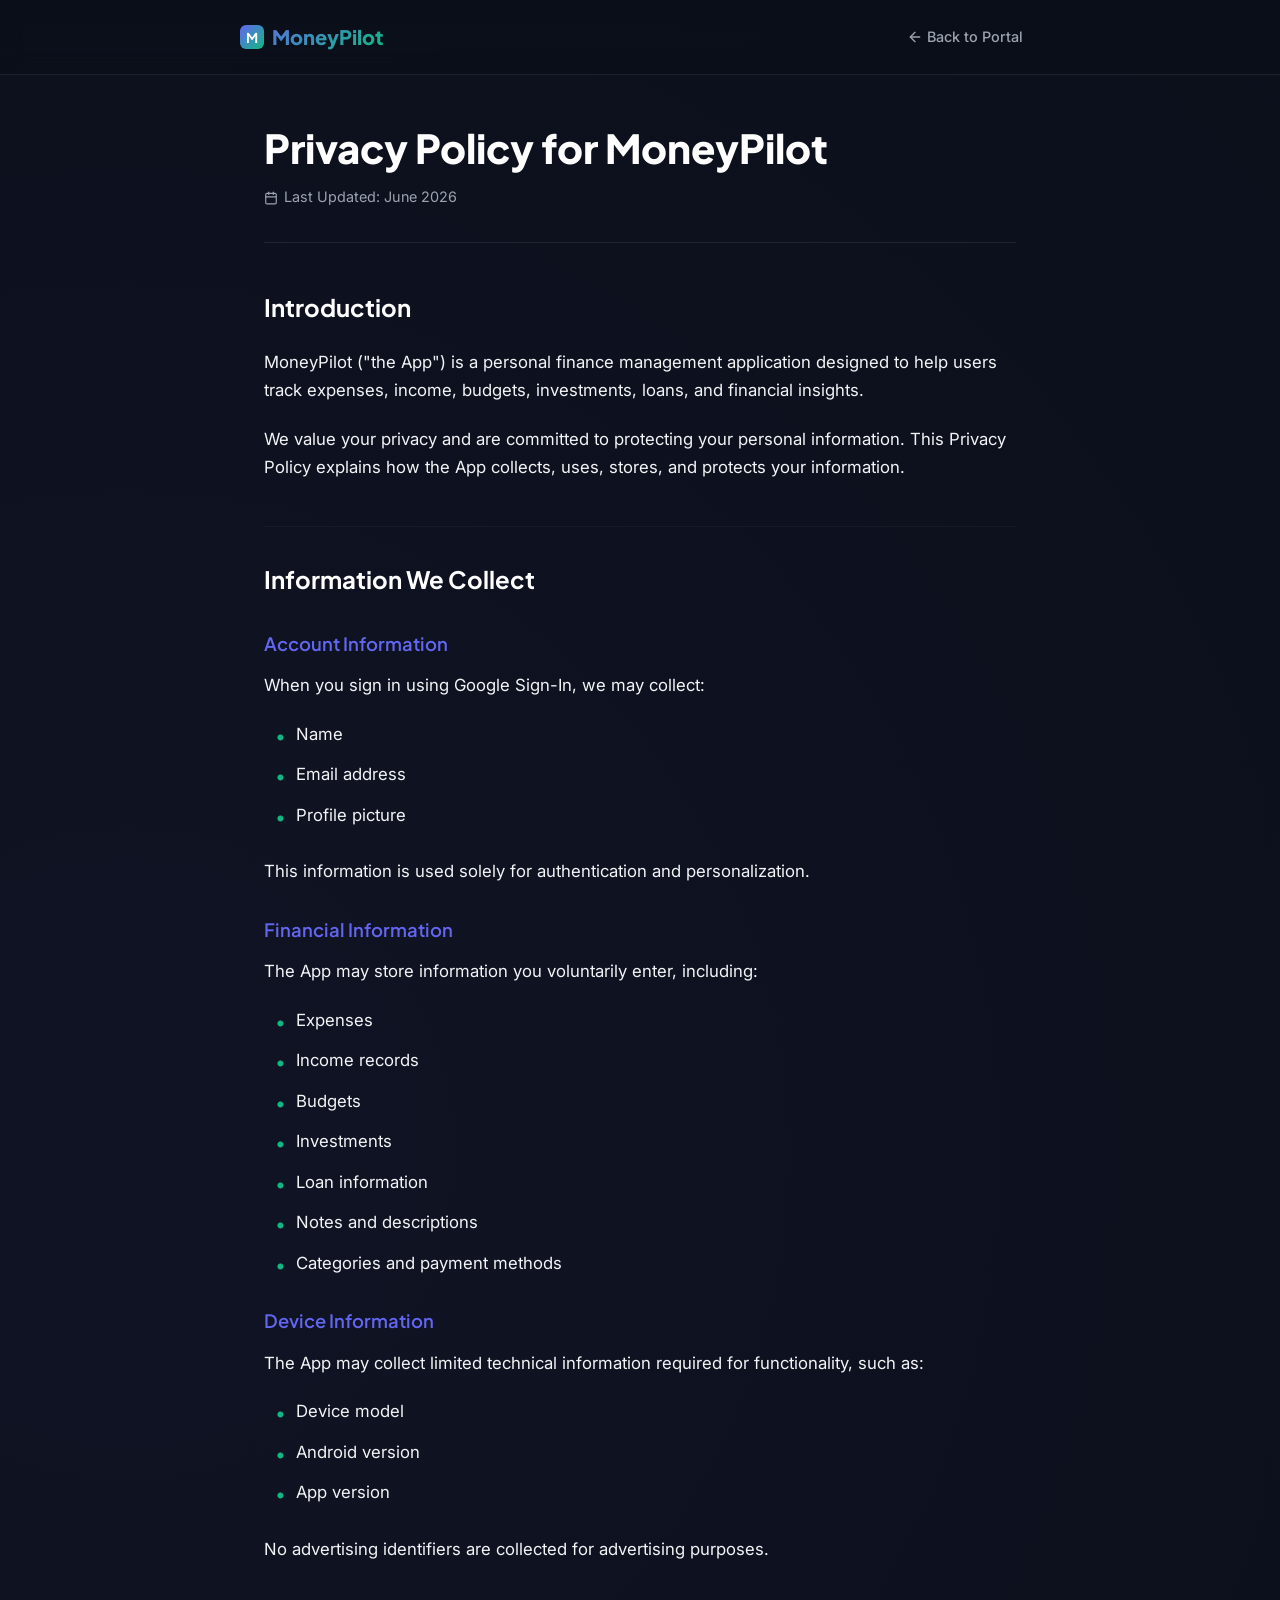
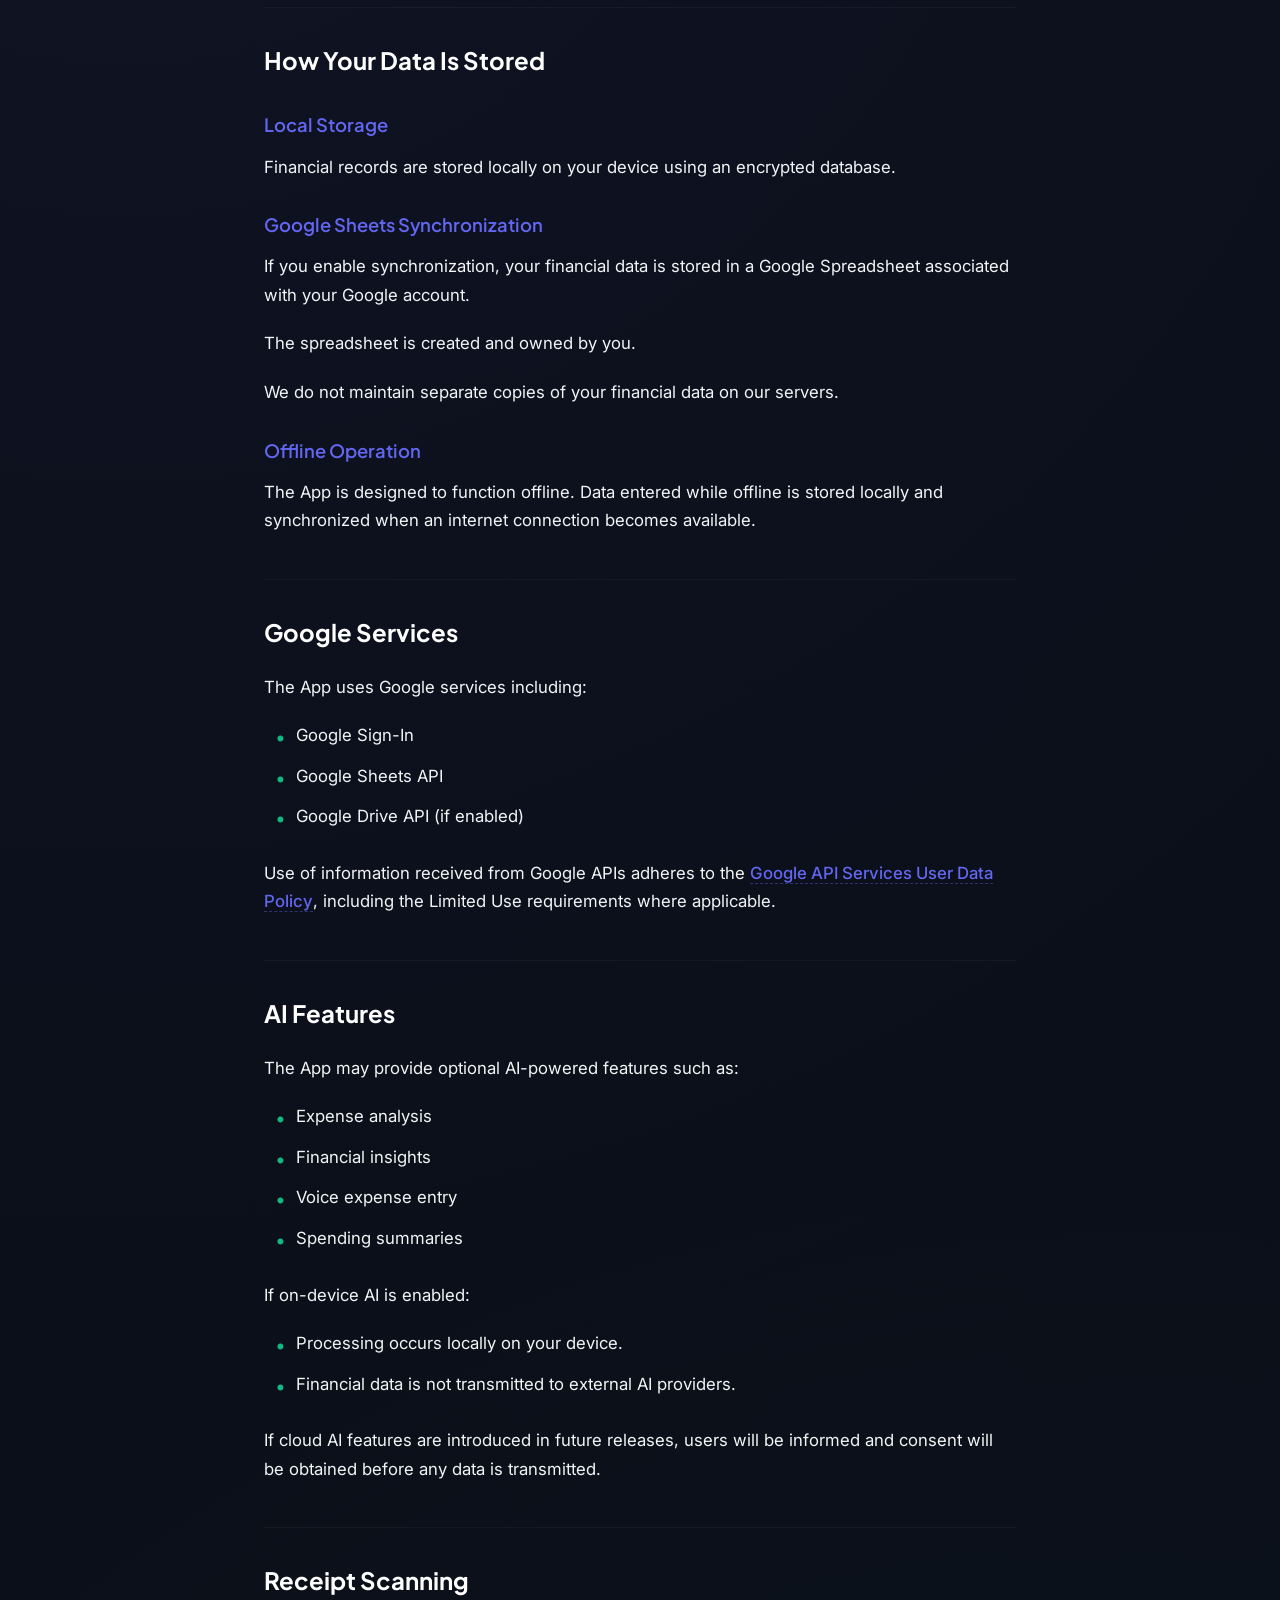
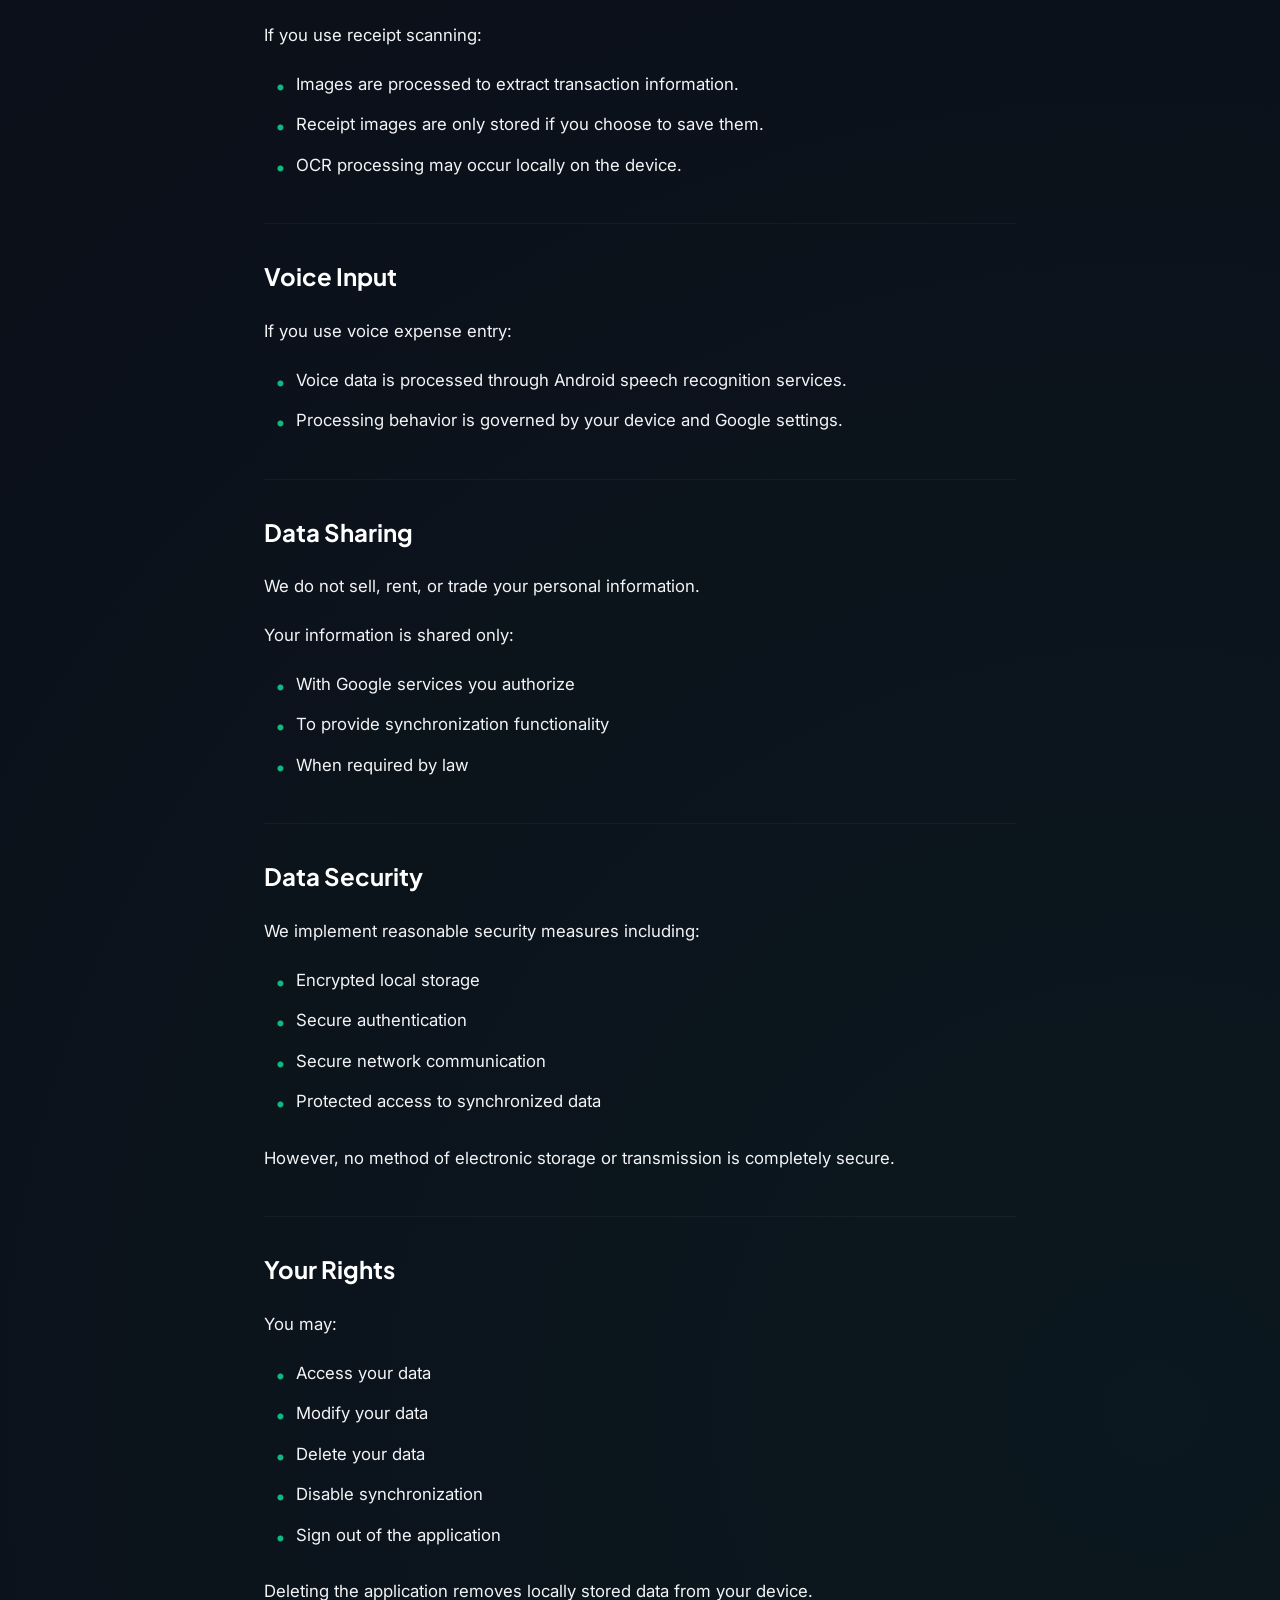
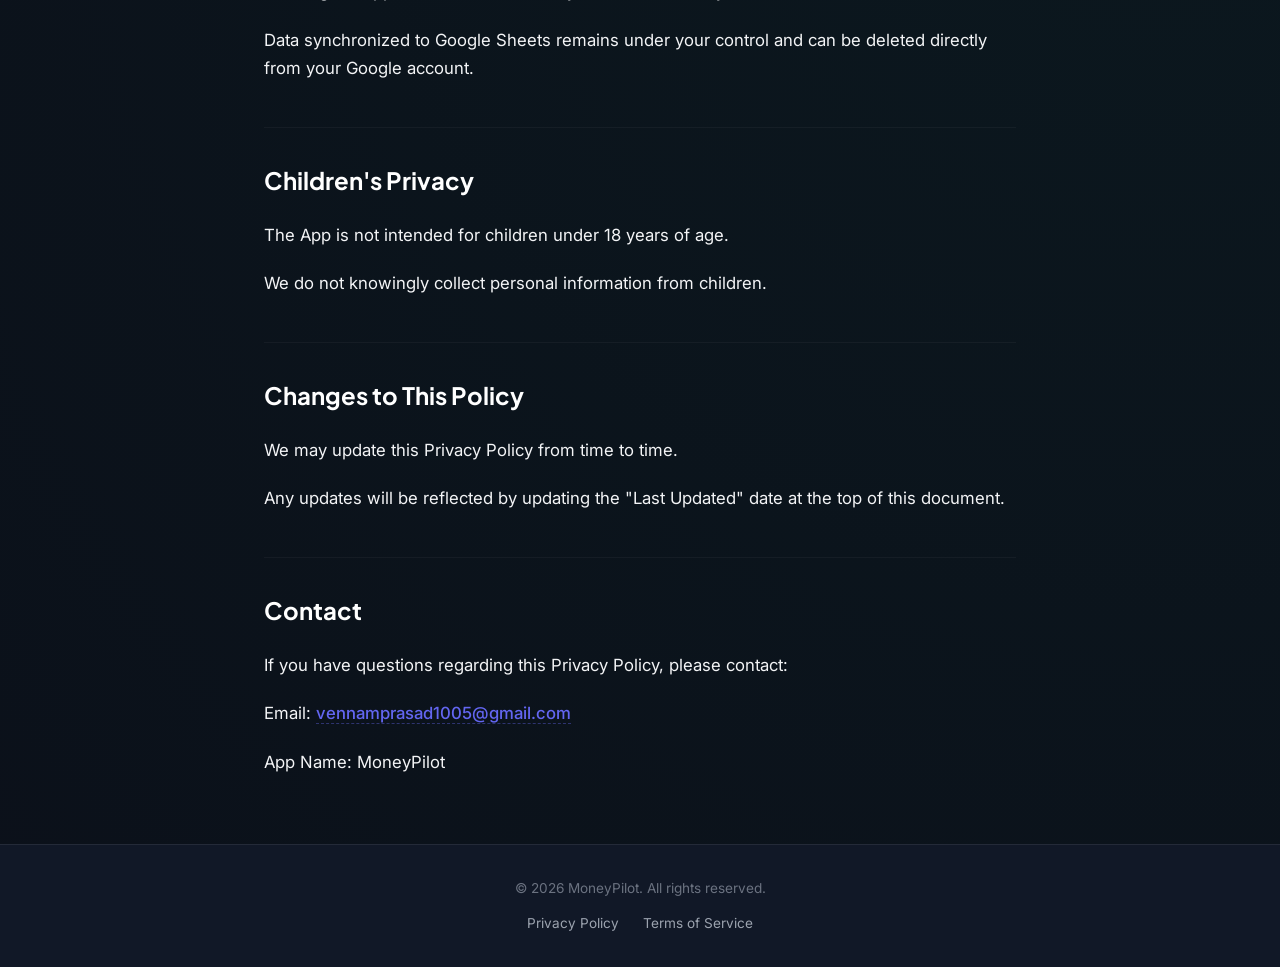
<file: privacy-policy.html>
<!DOCTYPE html>
<html lang="en">
<head>
  <meta charset="utf-8">
  <meta name="viewport" content="width=device-width, initial-scale=1.0">
  <title>Privacy Policy - MoneyPilot</title>
  <meta name="description" content="Privacy Policy for the MoneyPilot personal finance application, detailing how we collect, store, and protect your data.">
  <link rel="stylesheet" href="index.css">
</head>
<body>

  <header>
    <div class="header-container">
      <a href="index.html" class="logo" id="header-logo">
        <span class="logo-icon" aria-hidden="true">M</span>
        MoneyPilot
      </a>
      <a href="index.html" class="nav-link" id="nav-back-home">
        <svg xmlns="http://www.w3.org/2000/svg" width="16" height="16" viewBox="0 0 24 24" fill="none" stroke="currentColor" stroke-width="2" stroke-linecap="round" stroke-linejoin="round">
          <line x1="19" y1="12" x2="5" y2="12"></line>
          <polyline points="12 19 5 12 12 5"></polyline>
        </svg>
        Back to Portal
      </a>
    </div>
  </header>

  <main>
    <article class="doc-container">
      <div class="doc-header">
        <h1 class="doc-title" id="policy-heading">Privacy Policy for MoneyPilot</h1>
        <div class="doc-meta">
          <span class="meta-item" id="meta-last-updated">
            <svg xmlns="http://www.w3.org/2000/svg" width="14" height="14" viewBox="0 0 24 24" fill="none" stroke="currentColor" stroke-width="2" stroke-linecap="round" stroke-linejoin="round" aria-hidden="true">
              <rect x="3" y="4" width="18" height="18" rx="2" ry="2"></rect>
              <line x1="16" y1="2" x2="16" y2="6"></line>
              <line x1="8" y1="2" x2="8" y2="6"></line>
              <line x1="3" y1="10" x2="21" y2="10"></line>
            </svg>
            Last Updated: June 2026
          </span>
        </div>
      </div>

      <div class="doc-content">
        <h2 id="introduction">Introduction</h2>
        <p>MoneyPilot ("the App") is a personal finance management application designed to help users track expenses, income, budgets, investments, loans, and financial insights.</p>
        <p>We value your privacy and are committed to protecting your personal information. This Privacy Policy explains how the App collects, uses, stores, and protects your information.</p>

        <h2 id="information-we-collect">Information We Collect</h2>
        
        <h3 id="account-information">Account Information</h3>
        <p>When you sign in using Google Sign-In, we may collect:</p>
        <ul>
          <li>Name</li>
          <li>Email address</li>
          <li>Profile picture</li>
        </ul>
        <p>This information is used solely for authentication and personalization.</p>

        <h3 id="financial-information">Financial Information</h3>
        <p>The App may store information you voluntarily enter, including:</p>
        <ul>
          <li>Expenses</li>
          <li>Income records</li>
          <li>Budgets</li>
          <li>Investments</li>
          <li>Loan information</li>
          <li>Notes and descriptions</li>
          <li>Categories and payment methods</li>
        </ul>

        <h3 id="device-information">Device Information</h3>
        <p>The App may collect limited technical information required for functionality, such as:</p>
        <ul>
          <li>Device model</li>
          <li>Android version</li>
          <li>App version</li>
        </ul>
        <p>No advertising identifiers are collected for advertising purposes.</p>

        <h2 id="data-storage">How Your Data Is Stored</h2>
        
        <h3 id="local-storage">Local Storage</h3>
        <p>Financial records are stored locally on your device using an encrypted database.</p>

        <h3 id="google-sheets-sync">Google Sheets Synchronization</h3>
        <p>If you enable synchronization, your financial data is stored in a Google Spreadsheet associated with your Google account.</p>
        <p>The spreadsheet is created and owned by you.</p>
        <p>We do not maintain separate copies of your financial data on our servers.</p>

        <h3 id="offline-operation">Offline Operation</h3>
        <p>The App is designed to function offline. Data entered while offline is stored locally and synchronized when an internet connection becomes available.</p>

        <h2 id="google-services">Google Services</h2>
        <p>The App uses Google services including:</p>
        <ul>
          <li>Google Sign-In</li>
          <li>Google Sheets API</li>
          <li>Google Drive API (if enabled)</li>
        </ul>
        <p>Use of information received from Google APIs adheres to the <a href="https://developers.google.com/terms/api-services-user-data-policy" target="_blank" rel="noopener noreferrer">Google API Services User Data Policy</a>, including the Limited Use requirements where applicable.</p>

        <h2 id="ai-features">AI Features</h2>
        <p>The App may provide optional AI-powered features such as:</p>
        <ul>
          <li>Expense analysis</li>
          <li>Financial insights</li>
          <li>Voice expense entry</li>
          <li>Spending summaries</li>
        </ul>
        <p>If on-device AI is enabled:</p>
        <ul>
          <li>Processing occurs locally on your device.</li>
          <li>Financial data is not transmitted to external AI providers.</li>
        </ul>
        <p>If cloud AI features are introduced in future releases, users will be informed and consent will be obtained before any data is transmitted.</p>

        <h2 id="receipt-scanning">Receipt Scanning</h2>
        <p>If you use receipt scanning:</p>
        <ul>
          <li>Images are processed to extract transaction information.</li>
          <li>Receipt images are only stored if you choose to save them.</li>
          <li>OCR processing may occur locally on the device.</li>
        </ul>

        <h2 id="voice-input">Voice Input</h2>
        <p>If you use voice expense entry:</p>
        <ul>
          <li>Voice data is processed through Android speech recognition services.</li>
          <li>Processing behavior is governed by your device and Google settings.</li>
        </ul>

        <h2 id="data-sharing">Data Sharing</h2>
        <p>We do not sell, rent, or trade your personal information.</p>
        <p>Your information is shared only:</p>
        <ul>
          <li>With Google services you authorize</li>
          <li>To provide synchronization functionality</li>
          <li>When required by law</li>
        </ul>

        <h2 id="data-security">Data Security</h2>
        <p>We implement reasonable security measures including:</p>
        <ul>
          <li>Encrypted local storage</li>
          <li>Secure authentication</li>
          <li>Secure network communication</li>
          <li>Protected access to synchronized data</li>
        </ul>
        <p>However, no method of electronic storage or transmission is completely secure.</p>

        <h2 id="your-rights">Your Rights</h2>
        <p>You may:</p>
        <ul>
          <li>Access your data</li>
          <li>Modify your data</li>
          <li>Delete your data</li>
          <li>Disable synchronization</li>
          <li>Sign out of the application</li>
        </ul>
        <p>Deleting the application removes locally stored data from your device.</p>
        <p>Data synchronized to Google Sheets remains under your control and can be deleted directly from your Google account.</p>

        <h2 id="childrens-privacy">Children's Privacy</h2>
        <p>The App is not intended for children under 18 years of age.</p>
        <p>We do not knowingly collect personal information from children.</p>

        <h2 id="changes">Changes to This Policy</h2>
        <p>We may update this Privacy Policy from time to time.</p>
        <p>Any updates will be reflected by updating the "Last Updated" date at the top of this document.</p>

        <h2 id="contact">Contact</h2>
        <p>If you have questions regarding this Privacy Policy, please contact:</p>
        <p>Email: <a href="mailto:vennamprasad1005@gmail.com">vennamprasad1005@gmail.com</a></p>
        <p>App Name: MoneyPilot</p>
      </div>
    </article>
  </main>

  <footer>
    <p>&copy; 2026 MoneyPilot. All rights reserved.</p>
    <div class="footer-links">
      <a href="privacy-policy.html" class="footer-link" id="footer-privacy-policy">Privacy Policy</a>
      <a href="terms-of-service.html" class="footer-link" id="footer-terms-of-service">Terms of Service</a>
    </div>
  </footer>

</body>
</html>
</file>
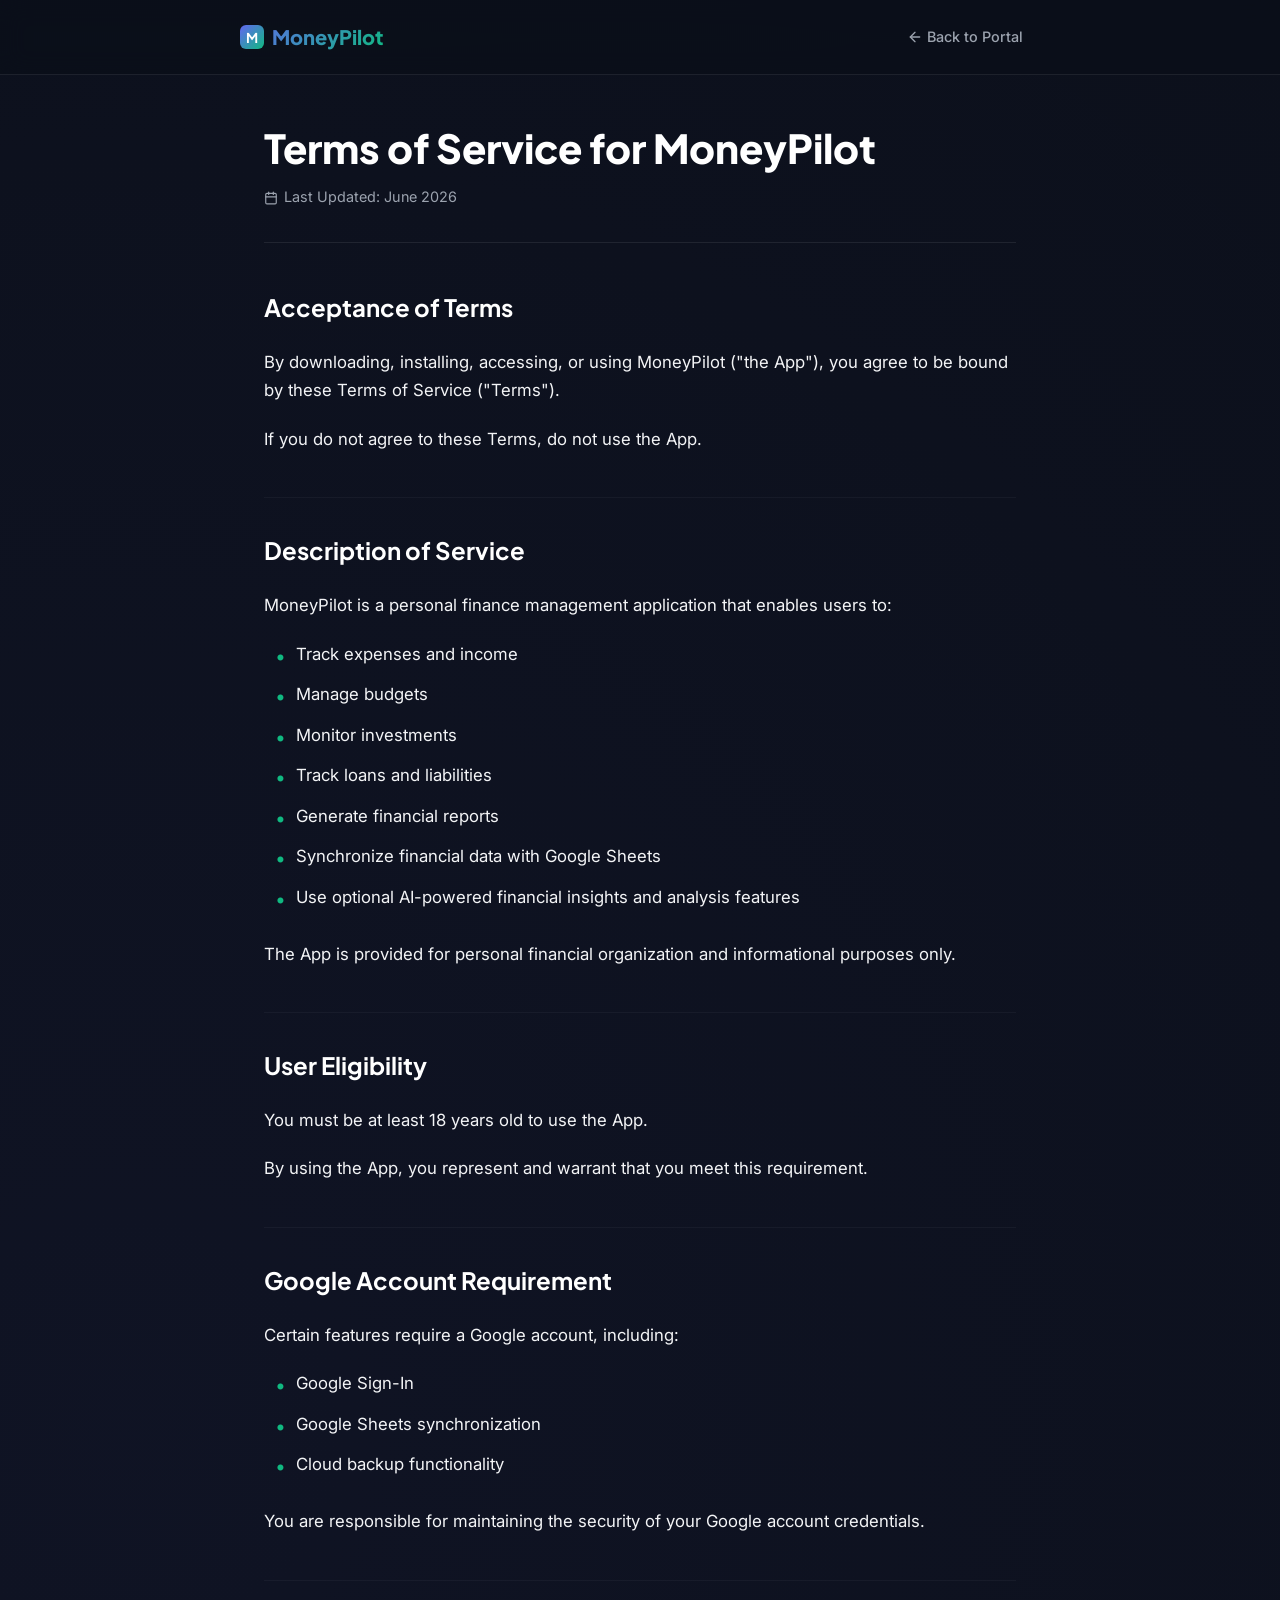
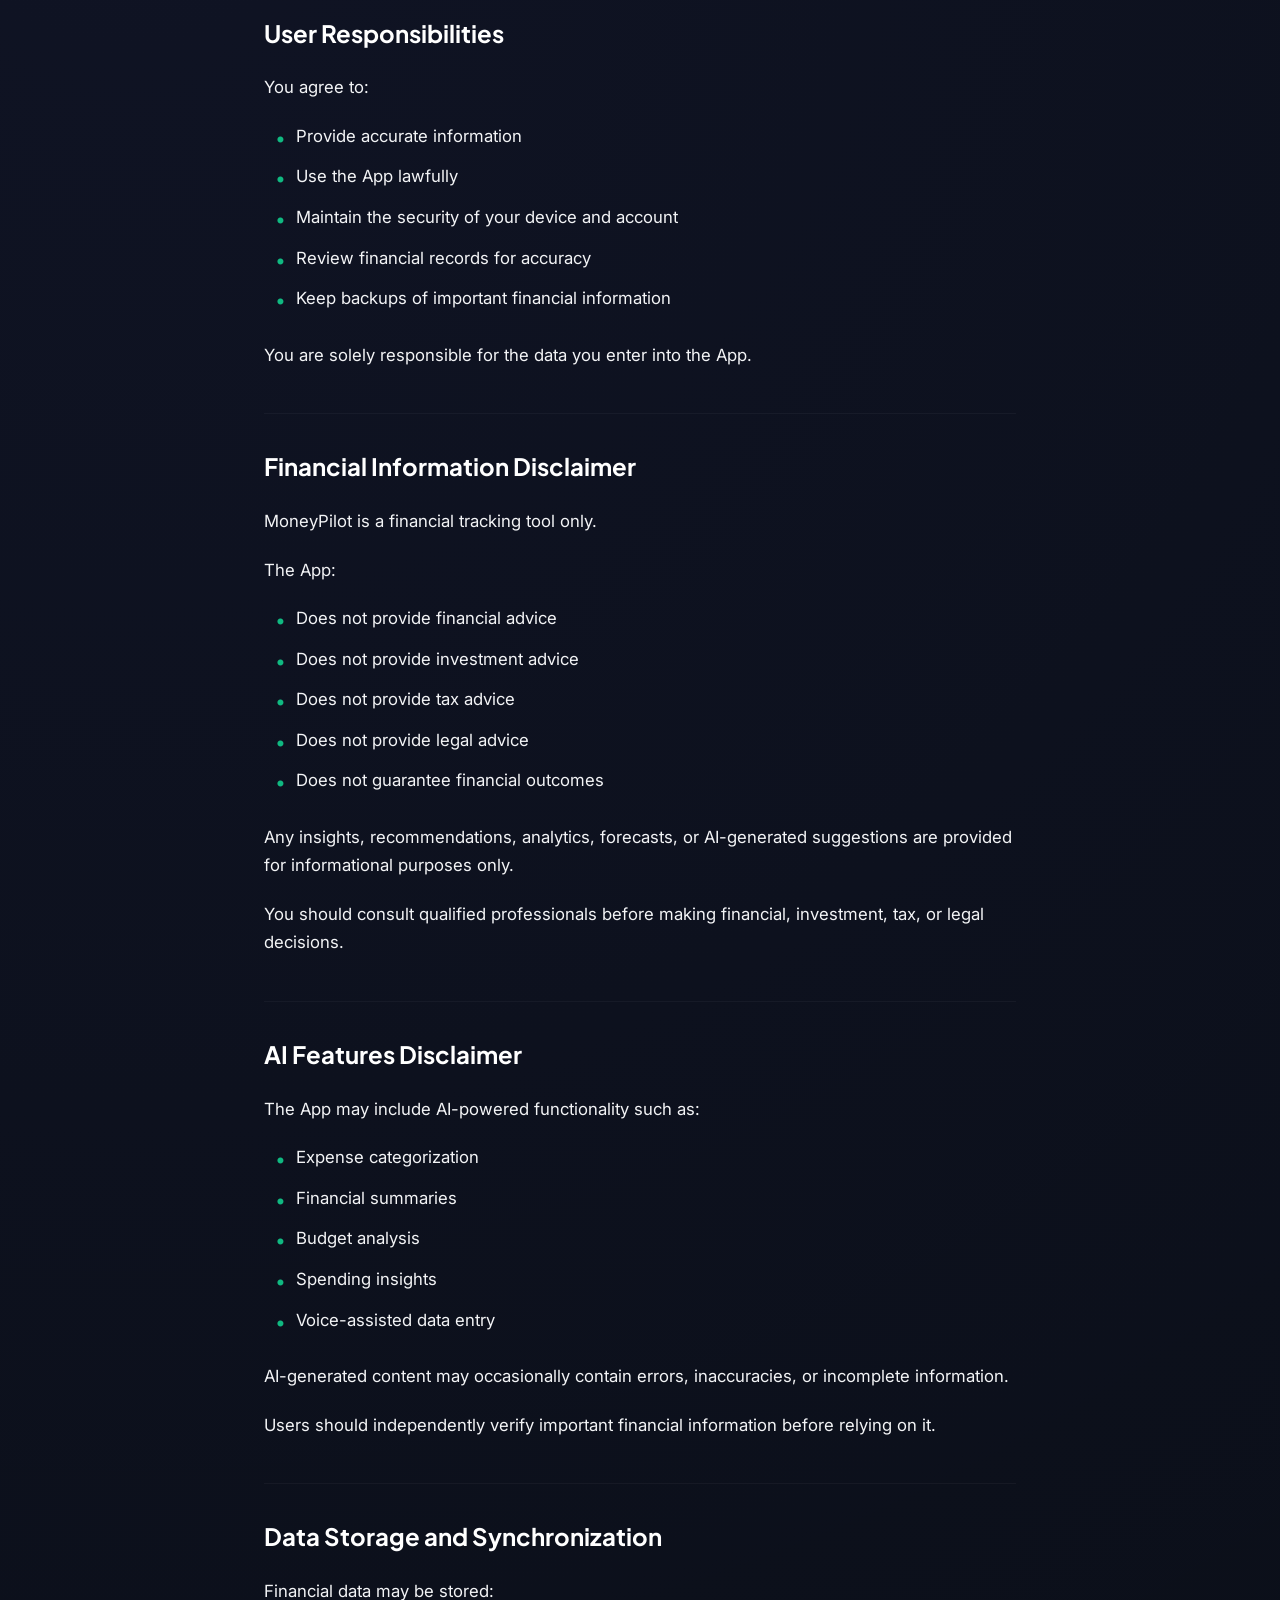
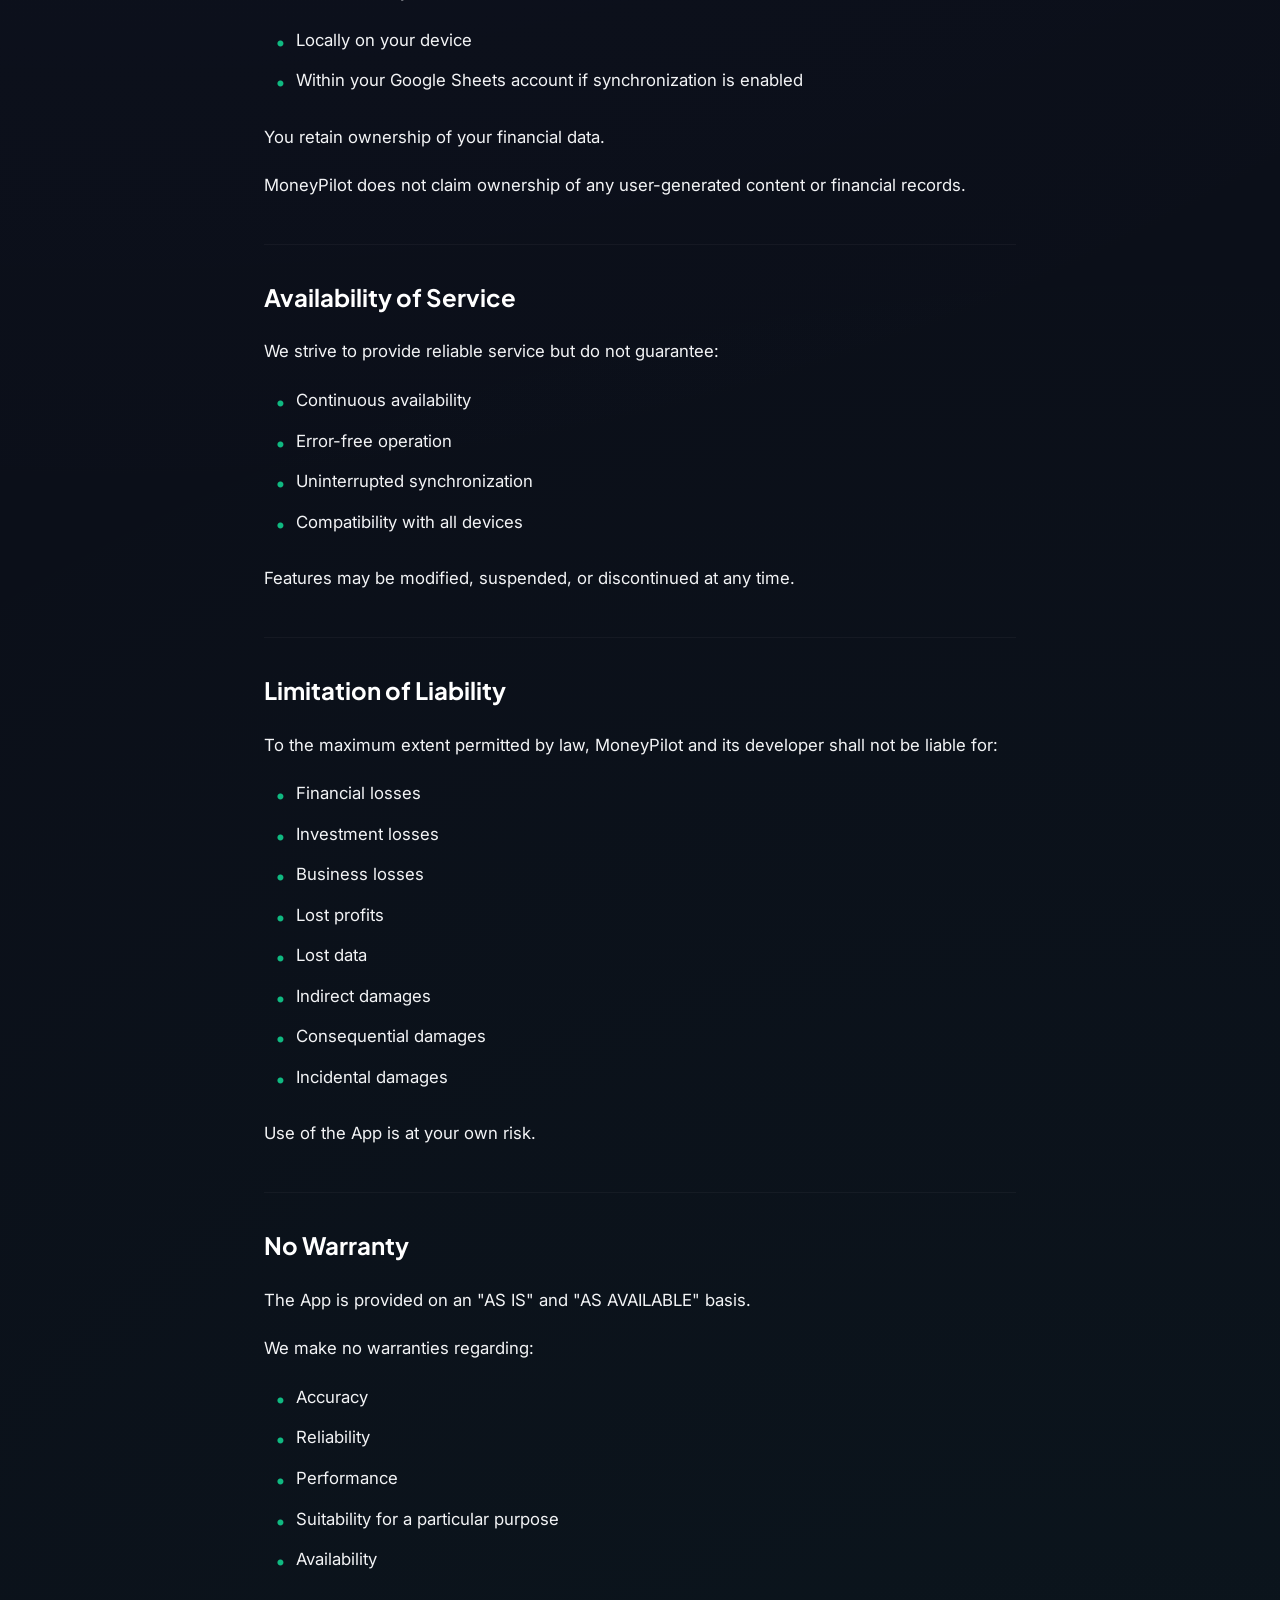
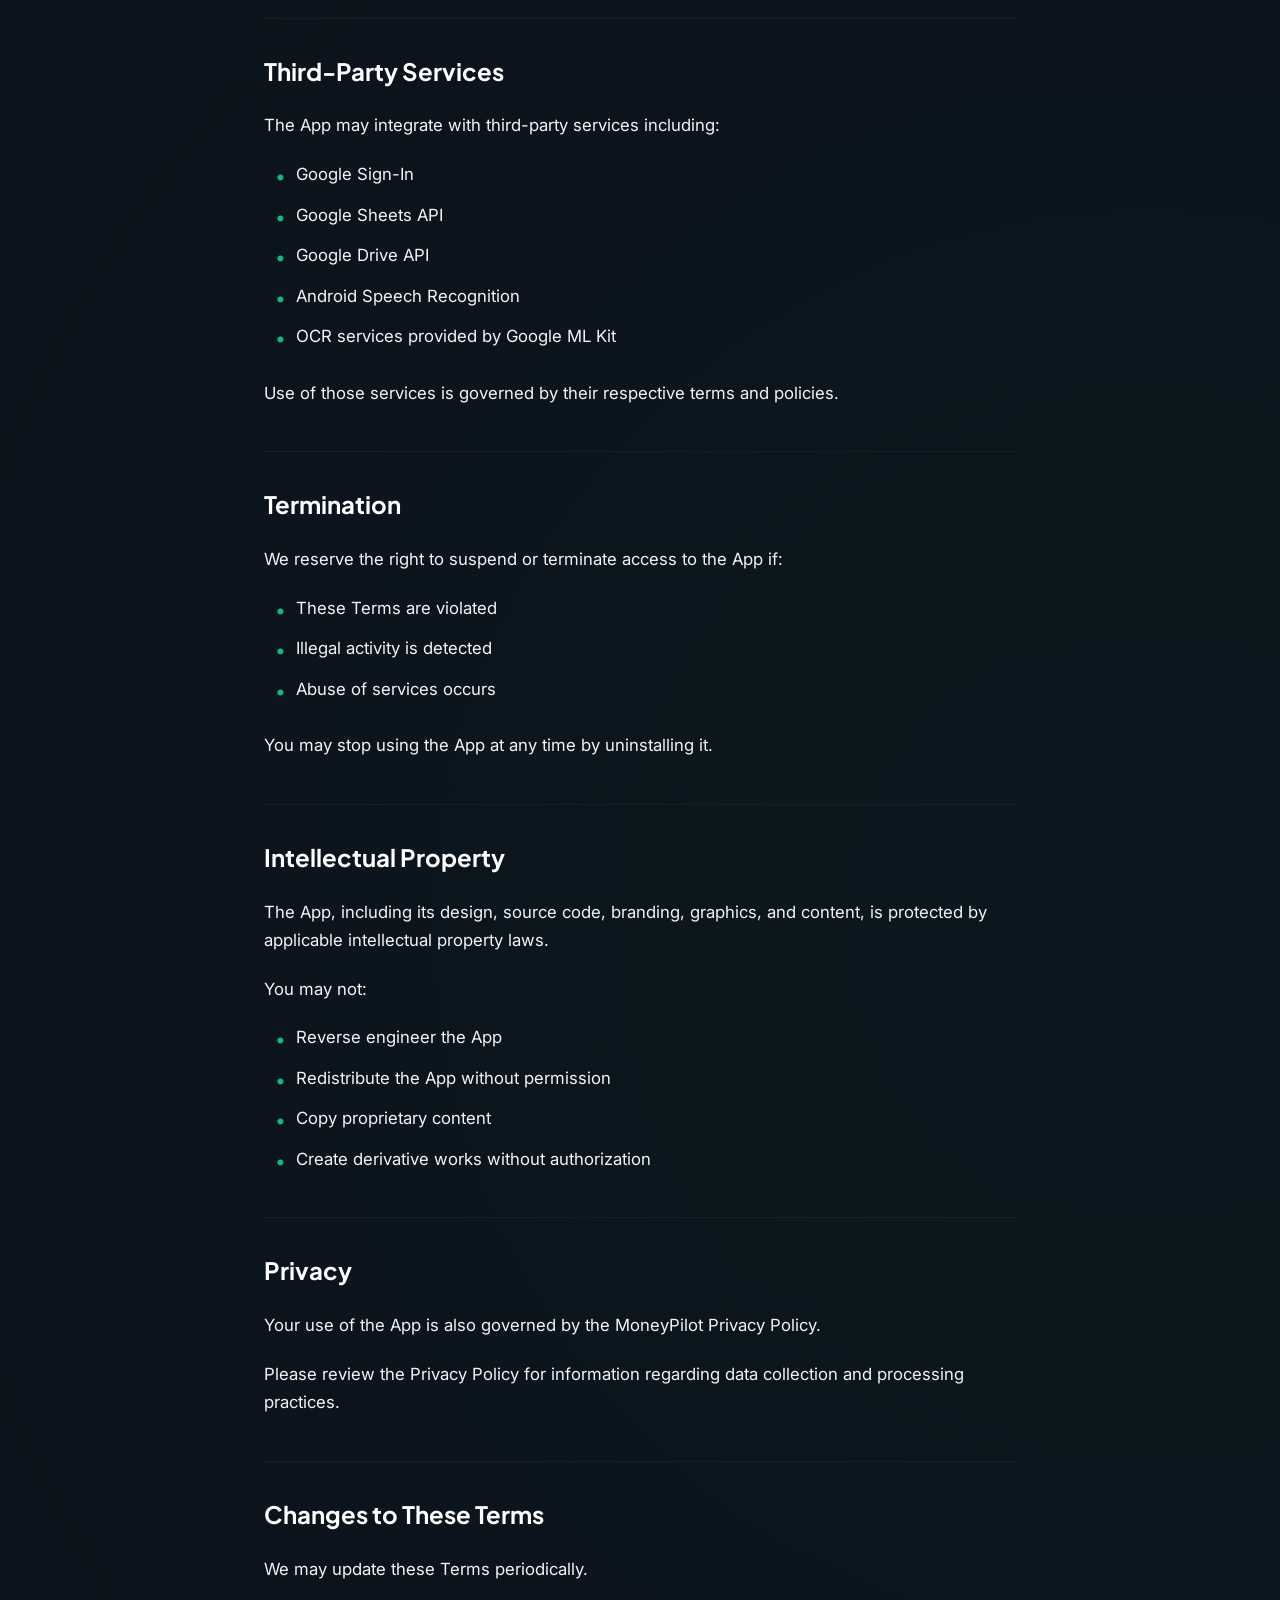
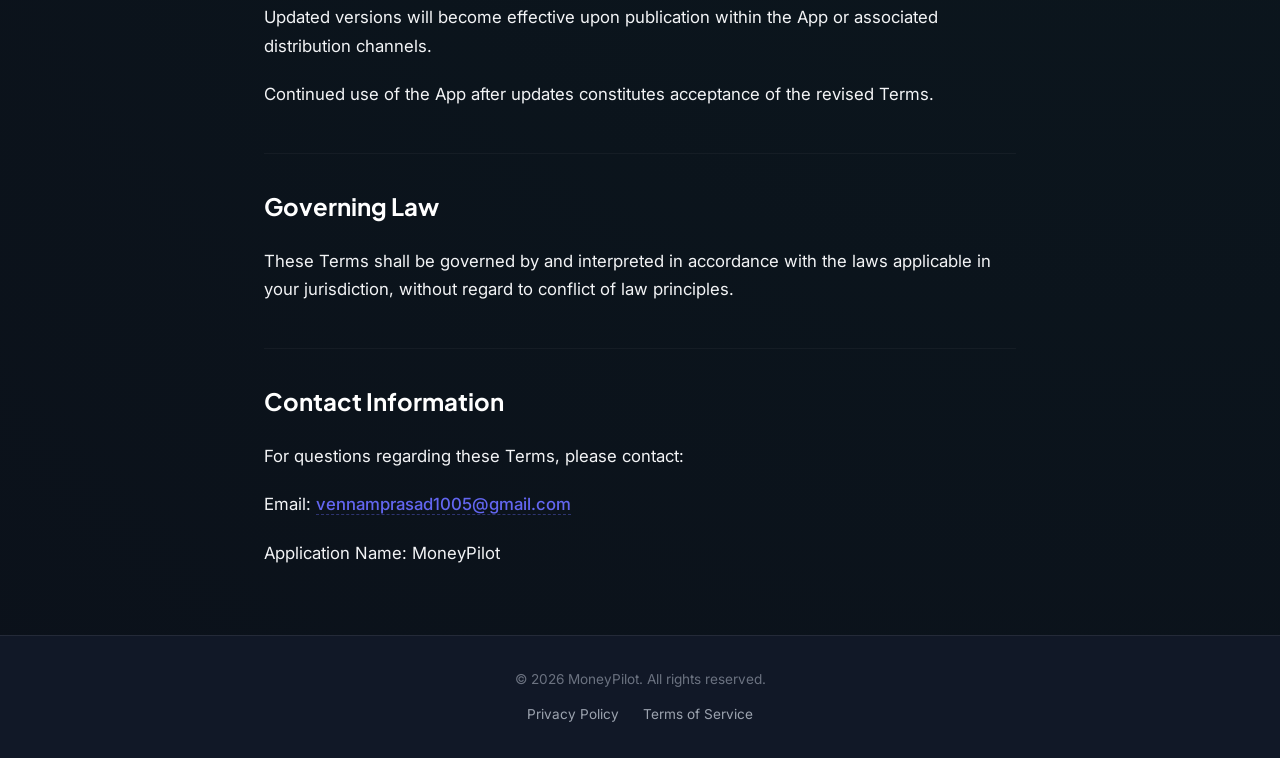
<file: terms-of-service.html>
<!DOCTYPE html>
<html lang="en">
<head>
  <meta charset="utf-8">
  <meta name="viewport" content="width=device-width, initial-scale=1.0">
  <title>Terms of Service - MoneyPilot</title>
  <meta name="description" content="Terms of Service for the MoneyPilot personal finance application, detailing the terms, conditions, and disclaimers governing your use.">
  <link rel="stylesheet" href="index.css">
</head>
<body>

  <header>
    <div class="header-container">
      <a href="index.html" class="logo" id="header-logo">
        <span class="logo-icon" aria-hidden="true">M</span>
        MoneyPilot
      </a>
      <a href="index.html" class="nav-link" id="nav-back-home">
        <svg xmlns="http://www.w3.org/2000/svg" width="16" height="16" viewBox="0 0 24 24" fill="none" stroke="currentColor" stroke-width="2" stroke-linecap="round" stroke-linejoin="round">
          <line x1="19" y1="12" x2="5" y2="12"></line>
          <polyline points="12 19 5 12 12 5"></polyline>
        </svg>
        Back to Portal
      </a>
    </div>
  </header>

  <main>
    <article class="doc-container">
      <div class="doc-header">
        <h1 class="doc-title" id="terms-heading">Terms of Service for MoneyPilot</h1>
        <div class="doc-meta">
          <span class="meta-item" id="meta-last-updated">
            <svg xmlns="http://www.w3.org/2000/svg" width="14" height="14" viewBox="0 0 24 24" fill="none" stroke="currentColor" stroke-width="2" stroke-linecap="round" stroke-linejoin="round" aria-hidden="true">
              <rect x="3" y="4" width="18" height="18" rx="2" ry="2"></rect>
              <line x1="16" y1="2" x2="16" y2="6"></line>
              <line x1="8" y1="2" x2="8" y2="6"></line>
              <line x1="3" y1="10" x2="21" y2="10"></line>
            </svg>
            Last Updated: June 2026
          </span>
        </div>
      </div>

      <div class="doc-content">
        <h2 id="acceptance">Acceptance of Terms</h2>
        <p>By downloading, installing, accessing, or using MoneyPilot ("the App"), you agree to be bound by these Terms of Service ("Terms").</p>
        <p>If you do not agree to these Terms, do not use the App.</p>

        <h2 id="description-of-service">Description of Service</h2>
        <p>MoneyPilot is a personal finance management application that enables users to:</p>
        <ul>
          <li>Track expenses and income</li>
          <li>Manage budgets</li>
          <li>Monitor investments</li>
          <li>Track loans and liabilities</li>
          <li>Generate financial reports</li>
          <li>Synchronize financial data with Google Sheets</li>
          <li>Use optional AI-powered financial insights and analysis features</li>
        </ul>
        <p>The App is provided for personal financial organization and informational purposes only.</p>

        <h2 id="eligibility">User Eligibility</h2>
        <p>You must be at least 18 years old to use the App.</p>
        <p>By using the App, you represent and warrant that you meet this requirement.</p>

        <h2 id="google-account">Google Account Requirement</h2>
        <p>Certain features require a Google account, including:</p>
        <ul>
          <li>Google Sign-In</li>
          <li>Google Sheets synchronization</li>
          <li>Cloud backup functionality</li>
        </ul>
        <p>You are responsible for maintaining the security of your Google account credentials.</p>

        <h2 id="responsibilities">User Responsibilities</h2>
        <p>You agree to:</p>
        <ul>
          <li>Provide accurate information</li>
          <li>Use the App lawfully</li>
          <li>Maintain the security of your device and account</li>
          <li>Review financial records for accuracy</li>
          <li>Keep backups of important financial information</li>
        </ul>
        <p>You are solely responsible for the data you enter into the App.</p>

        <h2 id="financial-disclaimer">Financial Information Disclaimer</h2>
        <p>MoneyPilot is a financial tracking tool only.</p>
        <p>The App:</p>
        <ul>
          <li>Does not provide financial advice</li>
          <li>Does not provide investment advice</li>
          <li>Does not provide tax advice</li>
          <li>Does not provide legal advice</li>
          <li>Does not guarantee financial outcomes</li>
        </ul>
        <p>Any insights, recommendations, analytics, forecasts, or AI-generated suggestions are provided for informational purposes only.</p>
        <p>You should consult qualified professionals before making financial, investment, tax, or legal decisions.</p>

        <h2 id="ai-disclaimer">AI Features Disclaimer</h2>
        <p>The App may include AI-powered functionality such as:</p>
        <ul>
          <li>Expense categorization</li>
          <li>Financial summaries</li>
          <li>Budget analysis</li>
          <li>Spending insights</li>
          <li>Voice-assisted data entry</li>
        </ul>
        <p>AI-generated content may occasionally contain errors, inaccuracies, or incomplete information.</p>
        <p>Users should independently verify important financial information before relying on it.</p>

        <h2 id="data-storage-sync">Data Storage and Synchronization</h2>
        <p>Financial data may be stored:</p>
        <ul>
          <li>Locally on your device</li>
          <li>Within your Google Sheets account if synchronization is enabled</li>
        </ul>
        <p>You retain ownership of your financial data.</p>
        <p>MoneyPilot does not claim ownership of any user-generated content or financial records.</p>

        <h2 id="availability">Availability of Service</h2>
        <p>We strive to provide reliable service but do not guarantee:</p>
        <ul>
          <li>Continuous availability</li>
          <li>Error-free operation</li>
          <li>Uninterrupted synchronization</li>
          <li>Compatibility with all devices</li>
        </ul>
        <p>Features may be modified, suspended, or discontinued at any time.</p>

        <h2 id="limitation-liability">Limitation of Liability</h2>
        <p>To the maximum extent permitted by law, MoneyPilot and its developer shall not be liable for:</p>
        <ul>
          <li>Financial losses</li>
          <li>Investment losses</li>
          <li>Business losses</li>
          <li>Lost profits</li>
          <li>Lost data</li>
          <li>Indirect damages</li>
          <li>Consequential damages</li>
          <li>Incidental damages</li>
        </ul>
        <p>Use of the App is at your own risk.</p>

        <h2 id="warranty">No Warranty</h2>
        <p>The App is provided on an "AS IS" and "AS AVAILABLE" basis.</p>
        <p>We make no warranties regarding:</p>
        <ul>
          <li>Accuracy</li>
          <li>Reliability</li>
          <li>Performance</li>
          <li>Suitability for a particular purpose</li>
          <li>Availability</li>
        </ul>

        <h2 id="third-party-services">Third-Party Services</h2>
        <p>The App may integrate with third-party services including:</p>
        <ul>
          <li>Google Sign-In</li>
          <li>Google Sheets API</li>
          <li>Google Drive API</li>
          <li>Android Speech Recognition</li>
          <li>OCR services provided by Google ML Kit</li>
        </ul>
        <p>Use of those services is governed by their respective terms and policies.</p>

        <h2 id="termination">Termination</h2>
        <p>We reserve the right to suspend or terminate access to the App if:</p>
        <ul>
          <li>These Terms are violated</li>
          <li>Illegal activity is detected</li>
          <li>Abuse of services occurs</li>
        </ul>
        <p>You may stop using the App at any time by uninstalling it.</p>

        <h2 id="intellectual-property">Intellectual Property</h2>
        <p>The App, including its design, source code, branding, graphics, and content, is protected by applicable intellectual property laws.</p>
        <p>You may not:</p>
        <ul>
          <li>Reverse engineer the App</li>
          <li>Redistribute the App without permission</li>
          <li>Copy proprietary content</li>
          <li>Create derivative works without authorization</li>
        </ul>

        <h2 id="privacy">Privacy</h2>
        <p>Your use of the App is also governed by the MoneyPilot Privacy Policy.</p>
        <p>Please review the Privacy Policy for information regarding data collection and processing practices.</p>

        <h2 id="changes">Changes to These Terms</h2>
        <p>We may update these Terms periodically.</p>
        <p>Updated versions will become effective upon publication within the App or associated distribution channels.</p>
        <p>Continued use of the App after updates constitutes acceptance of the revised Terms.</p>

        <h2 id="governing-law">Governing Law</h2>
        <p>These Terms shall be governed by and interpreted in accordance with the laws applicable in your jurisdiction, without regard to conflict of law principles.</p>

        <h2 id="contact">Contact Information</h2>
        <p>For questions regarding these Terms, please contact:</p>
        <p>Email: <a href="mailto:vennamprasad1005@gmail.com">vennamprasad1005@gmail.com</a></p>
        <p>Application Name: MoneyPilot</p>
      </div>
    </article>
  </main>

  <footer>
    <p>&copy; 2026 MoneyPilot. All rights reserved.</p>
    <div class="footer-links">
      <a href="privacy-policy.html" class="footer-link" id="footer-privacy-policy">Privacy Policy</a>
      <a href="terms-of-service.html" class="footer-link" id="footer-terms-of-service">Terms of Service</a>
    </div>
  </footer>

</body>
</html>
</file>
<file: styles.css>
/* ==========================================================================
   MoneyPilot Landing Page Design System & Styles
   ========================================================================== */

/* Fonts Import */
@import url('https://fonts.googleapis.com/css2?family=Inter:wght@300;400;500;600;700&family=Plus+Jakarta+Sans:wght@500;600;700;800&display=swap');

/* Color & Aesthetic Variables */
:root {
  /* Theme-independent */
  --font-sans: 'Inter', -apple-system, BlinkMacSystemFont, 'Segoe UI', Roboto, sans-serif;
  --font-display: 'Plus Jakarta Sans', var(--font-sans);
  
  --radius-card: 20px;
  --radius-btn: 12px;
  
  --accent-indigo: #6366f1;
  --accent-indigo-glow: rgba(99, 102, 241, 0.15);
  --accent-emerald: #10b981;
  --accent-emerald-glow: rgba(16, 185, 129, 0.15);
  --accent-coral: #f43f5e;
  --accent-gold: #f59e0b;
  
  --gradient-primary: linear-gradient(135deg, var(--accent-indigo) 0%, var(--accent-emerald) 100%);
  --gradient-text: linear-gradient(135deg, #ffffff 0%, #a5b4fc 100%);
  --gradient-glow: radial-gradient(circle, rgba(99,102,241,0.15) 0%, rgba(16,185,129,0.05) 50%, rgba(0,0,0,0) 100%);

  /* Default: Dark Theme */
  --bg-primary: #07090e;
  --bg-secondary: #0d111a;
  --bg-card: rgba(17, 24, 39, 0.5);
  --bg-card-hover: rgba(26, 36, 57, 0.6);
  --border-color: rgba(255, 255, 255, 0.05);
  --border-hover: rgba(255, 255, 255, 0.12);
  --text-primary: #f3f4f6;
  --text-secondary: #9ca3af;
  --text-muted: #6b7280;
  --glass-bg: rgba(13, 17, 26, 0.7);
  --glass-border: rgba(255, 255, 255, 0.08);
  --shadow-color: rgba(0, 0, 0, 0.5);
  
  /* Phone UI variables */
  --phone-bg: #090c15;
  --phone-card-bg: rgba(255, 255, 255, 0.04);
  --phone-border: rgba(255, 255, 255, 0.08);
  --phone-text: #ffffff;
  --phone-text-muted: #94a3b8;
}

/* Light Theme Variables */
html[data-theme="light"] {
  --bg-primary: #f8fafc;
  --bg-secondary: #ffffff;
  --bg-card: rgba(255, 255, 255, 0.7);
  --bg-card-hover: rgba(255, 255, 255, 0.9);
  --border-color: rgba(0, 0, 0, 0.06);
  --border-hover: rgba(99, 102, 241, 0.2);
  --text-primary: #0f172a;
  --text-secondary: #475569;
  --text-muted: #94a3b8;
  --glass-bg: rgba(255, 255, 255, 0.8);
  --glass-border: rgba(0, 0, 0, 0.08);
  --shadow-color: rgba(99, 102, 241, 0.05);
  
  --gradient-text: linear-gradient(135deg, #0f172a 0%, #4338ca 100%);
  --gradient-glow: radial-gradient(circle, rgba(99,102,241,0.08) 0%, rgba(16,185,129,0.02) 60%, rgba(0,0,0,0) 100%);

  /* Phone UI light mode adjustments */
  --phone-bg: #f8fafc;
  --phone-card-bg: rgba(0, 0, 0, 0.03);
  --phone-border: rgba(0, 0, 0, 0.06);
  --phone-text: #0f172a;
  --phone-text-muted: #64748b;
}

/* Base Settings */
* {
  box-sizing: border-box;
  margin: 0;
  padding: 0;
}

html {
  scroll-behavior: smooth;
  font-size: 16px;
  overflow-x: hidden;
}

body {
  background-color: var(--bg-primary);
  color: var(--text-primary);
  font-family: var(--font-sans);
  line-height: 1.6;
  min-height: 100vh;
  position: relative;
  overflow-x: hidden;
  transition: background-color 0.4s ease, color 0.4s ease;
}

/* Background Glow Effects */
body::before, body::after {
  content: '';
  position: absolute;
  width: 600px;
  height: 600px;
  border-radius: 50%;
  z-index: -1;
  pointer-events: none;
  filter: blur(120px);
  opacity: 0.5;
  transition: background 0.4s ease;
}

body::before {
  top: -200px;
  right: -100px;
  background: radial-gradient(circle, rgba(99,102,241,0.15) 0%, transparent 70%);
}

body::after {
  top: 800px;
  left: -200px;
  background: radial-gradient(circle, rgba(16,185,129,0.12) 0%, transparent 70%);
}

/* Custom Scrollbars */
::-webkit-scrollbar {
  width: 8px;
  height: 8px;
}

::-webkit-scrollbar-track {
  background: var(--bg-primary);
}

::-webkit-scrollbar-thumb {
  background: var(--border-hover);
  border-radius: 4px;
}

::-webkit-scrollbar-thumb:hover {
  background: var(--accent-indigo);
}

/* Container */
.container {
  width: 100%;
  max-width: 1200px;
  margin: 0 auto;
  padding: 0 1.5rem;
}

/* Typography Utilities */
h1, h2, h3, h4 {
  font-family: var(--font-display);
  font-weight: 700;
  line-height: 1.25;
}

.gradient-title {
  background: var(--gradient-text);
  -webkit-background-clip: text;
  -webkit-text-fill-color: transparent;
}

p {
  color: var(--text-secondary);
}

/* Sticky Header */
header.site-header {
  position: sticky;
  top: 0;
  z-index: 100;
  background: var(--glass-bg);
  backdrop-filter: blur(20px);
  -webkit-backdrop-filter: blur(20px);
  border-bottom: 1px solid var(--glass-border);
  padding: 1rem 0;
  transition: background 0.4s, border-color 0.4s;
}

.header-container {
  display: flex;
  justify-content: space-between;
  align-items: center;
}

.logo-link {
  display: flex;
  align-items: center;
  gap: 0.75rem;
  text-decoration: none;
  font-family: var(--font-display);
  font-weight: 800;
  font-size: 1.5rem;
  background: var(--gradient-primary);
  -webkit-background-clip: text;
  -webkit-text-fill-color: transparent;
  transition: opacity 0.2s ease;
}

.logo-link:hover {
  opacity: 0.9;
}

.logo-icon-container {
  width: 32px;
  height: 32px;
  background: var(--gradient-primary);
  border-radius: 8px;
  display: flex;
  align-items: center;
  justify-content: center;
  color: #fff;
  -webkit-text-fill-color: #fff;
  font-weight: 800;
  font-size: 1.1rem;
  box-shadow: 0 4px 12px rgba(99, 102, 241, 0.3);
}

/* Navigation Menu */
.nav-menu {
  display: flex;
  align-items: center;
  gap: 2rem;
  list-style: none;
}

.nav-link {
  color: var(--text-secondary);
  text-decoration: none;
  font-weight: 500;
  font-size: 0.95rem;
  transition: color 0.2s ease;
  position: relative;
  padding: 0.25rem 0;
}

.nav-link::after {
  content: '';
  position: absolute;
  width: 0;
  height: 2px;
  bottom: 0;
  left: 0;
  background: var(--gradient-primary);
  transition: width 0.3s ease;
}

.nav-link:hover {
  color: var(--text-primary);
}

.nav-link:hover::after {
  width: 100%;
}

/* Action Controls */
.nav-actions {
  display: flex;
  align-items: center;
  gap: 1rem;
}

/* Buttons */
.btn {
  display: inline-flex;
  align-items: center;
  justify-content: center;
  gap: 0.5rem;
  font-family: var(--font-sans);
  font-weight: 600;
  font-size: 0.9rem;
  padding: 0.75rem 1.25rem;
  border-radius: var(--radius-btn);
  text-decoration: none;
  cursor: pointer;
  transition: all 0.3s cubic-bezier(0.16, 1, 0.3, 1);
  border: none;
}

.btn-primary {
  background: var(--gradient-primary);
  color: #ffffff;
  box-shadow: 0 4px 14px rgba(99, 102, 241, 0.4);
}

.btn-primary:hover {
  transform: translateY(-2px);
  box-shadow: 0 6px 20px rgba(99, 102, 241, 0.6);
}

.btn-secondary {
  background: rgba(255, 255, 255, 0.05);
  color: var(--text-primary);
  border: 1px solid var(--border-color);
}

.btn-secondary:hover {
  background: rgba(255, 255, 255, 0.1);
  border-color: var(--border-hover);
  transform: translateY(-2px);
}

/* Theme Toggle Button */
.theme-toggle-btn {
  background: transparent;
  border: 1px solid var(--border-color);
  color: var(--text-secondary);
  width: 40px;
  height: 40px;
  border-radius: 50%;
  display: flex;
  align-items: center;
  justify-content: center;
  cursor: pointer;
  transition: all 0.2s ease;
}

.theme-toggle-btn:hover {
  color: var(--text-primary);
  background: rgba(255, 255, 255, 0.05);
  border-color: var(--border-hover);
}

.theme-toggle-btn svg {
  width: 20px;
  height: 20px;
  fill: currentColor;
}

/* Sun/Moon Display toggling */
.theme-toggle-btn .sun-icon {
  display: none;
}

html[data-theme="light"] .theme-toggle-btn .moon-icon {
  display: none;
}

html[data-theme="light"] .theme-toggle-btn .sun-icon {
  display: block;
}

/* Hamburger menu (Mobile Navigation toggle) */
.mobile-nav-toggle {
  display: none;
  background: transparent;
  border: none;
  color: var(--text-primary);
  font-size: 1.5rem;
  cursor: pointer;
}

/* HERO SECTION */
.hero {
  padding: 6rem 0 4rem;
  overflow: hidden;
}

.hero-grid {
  display: grid;
  grid-template-columns: 1.2fr 0.8fr;
  align-items: center;
  gap: 4rem;
}

.hero-content {
  display: flex;
  flex-direction: flex-start;
  flex-direction: column;
}

.hero-tag {
  display: inline-flex;
  align-items: center;
  gap: 0.5rem;
  background: rgba(99, 102, 241, 0.1);
  border: 1px solid rgba(99, 102, 241, 0.2);
  color: var(--accent-indigo);
  font-weight: 600;
  font-size: 0.85rem;
  padding: 0.35rem 0.85rem;
  border-radius: 30px;
  width: fit-content;
  margin-bottom: 1.5rem;
}

.hero-title {
  font-size: 3.5rem;
  font-weight: 800;
  letter-spacing: -0.03em;
  margin-bottom: 1rem;
}

.hero-subtitle {
  font-size: 1.2rem;
  line-height: 1.6;
  margin-bottom: 2.5rem;
  max-width: 580px;
}

.hero-ctas {
  display: flex;
  align-items: center;
  gap: 1.25rem;
  flex-wrap: wrap;
}

/* Google Play Button Styling */
.google-play-badge {
  display: inline-flex;
  align-items: center;
  gap: 0.75rem;
  background: #000000;
  color: #ffffff;
  padding: 0.6rem 1.25rem;
  border-radius: var(--radius-btn);
  text-decoration: none;
  border: 1px solid rgba(255, 255, 255, 0.15);
  transition: all 0.3s ease;
  box-shadow: 0 4px 12px rgba(0, 0, 0, 0.2);
}

.google-play-badge:hover {
  border-color: rgba(255, 255, 255, 0.4);
  transform: translateY(-2px);
  box-shadow: 0 6px 20px rgba(0, 0, 0, 0.4);
}

.google-play-badge svg {
  width: 24px;
  height: 24px;
}

.badge-text {
  display: flex;
  flex-direction: column;
  align-items: flex-start;
  line-height: 1.2;
}

.badge-text .small {
  font-size: 0.65rem;
  text-transform: uppercase;
  letter-spacing: 0.05em;
  color: #94a3b8;
}

.badge-text .large {
  font-size: 1rem;
  font-weight: 700;
}

/* PHONE MOCKUP CSS */
.phone-mockup-wrapper {
  position: relative;
  display: flex;
  justify-content: center;
  align-items: center;
}

.phone-glow {
  position: absolute;
  width: 140%;
  height: 140%;
  background: var(--gradient-glow);
  filter: blur(50px);
  z-index: -1;
  opacity: 0.8;
}

.phone-mockup {
  width: 300px;
  height: 600px;
  border-radius: 40px;
  border: 12px solid #1e293b;
  background-color: var(--phone-bg);
  box-shadow: 0 25px 50px -12px var(--shadow-color), 0 0 0 1px rgba(255, 255, 255, 0.05);
  position: relative;
  overflow: hidden;
  display: flex;
  flex-direction: column;
  transition: background-color 0.4s ease;
}

/* Dynamic Notch / Island */
.phone-notch {
  position: absolute;
  top: 8px;
  left: 50%;
  transform: translateX(-50%);
  width: 100px;
  height: 22px;
  background-color: #000000;
  border-radius: 12px;
  z-index: 10;
  display: flex;
  justify-content: center;
  align-items: center;
}

.phone-notch::after {
  content: '';
  width: 8px;
  height: 8px;
  background-color: #1e293b;
  border-radius: 50%;
  position: absolute;
  right: 15px;
}

.phone-screen {
  flex-grow: 1;
  display: flex;
  flex-direction: column;
  padding: 12px;
  padding-top: 36px; /* Space for status bar & notch */
  font-family: var(--font-sans);
  color: var(--phone-text);
  overflow-y: auto;
  scrollbar-width: none;
}

.phone-screen::-webkit-scrollbar {
  display: none;
}

.phone-status-bar {
  position: absolute;
  top: 10px;
  left: 0;
  right: 0;
  height: 24px;
  padding: 0 22px;
  display: flex;
  justify-content: space-between;
  align-items: center;
  font-size: 0.75rem;
  font-weight: 600;
  z-index: 9;
  color: var(--phone-text);
}

.phone-status-icons {
  display: flex;
  align-items: center;
  gap: 4px;
}

.phone-status-icons svg {
  width: 12px;
  height: 12px;
  fill: currentColor;
}

/* Inner Phone Dashboard UI */
.phone-header {
  display: flex;
  justify-content: space-between;
  align-items: center;
  margin-bottom: 1.25rem;
}

.phone-user {
  display: flex;
  align-items: center;
  gap: 8px;
}

.phone-avatar {
  width: 28px;
  height: 28px;
  border-radius: 50%;
  background: var(--gradient-primary);
  display: flex;
  align-items: center;
  justify-content: center;
  font-weight: 700;
  font-size: 0.75rem;
  color: #fff;
}

.phone-username {
  font-size: 0.8rem;
  font-weight: 700;
}

.phone-bell {
  width: 24px;
  height: 24px;
  display: flex;
  align-items: center;
  justify-content: center;
  color: var(--phone-text-muted);
}

.phone-bell svg {
  width: 16px;
  height: 16px;
}

/* Balance Card inside mockup */
.phone-balance-card {
  background: var(--phone-card-bg);
  border: 1px solid var(--phone-border);
  border-radius: 16px;
  padding: 1.25rem;
  margin-bottom: 1.25rem;
  position: relative;
  overflow: hidden;
}

.phone-balance-card::before {
  content: '';
  position: absolute;
  top: -50px;
  right: -50px;
  width: 100px;
  height: 100px;
  background: radial-gradient(circle, rgba(99, 102, 241, 0.1) 0%, transparent 70%);
  pointer-events: none;
}

.phone-balance-label {
  font-size: 0.7rem;
  color: var(--phone-text-muted);
  text-transform: uppercase;
  letter-spacing: 0.05em;
  margin-bottom: 4px;
}

.phone-balance-amount {
  font-size: 1.5rem;
  font-weight: 800;
  font-family: var(--font-display);
  margin-bottom: 6px;
}

.phone-balance-trend {
  display: flex;
  align-items: center;
  gap: 4px;
  font-size: 0.75rem;
  font-weight: 600;
  color: var(--accent-emerald);
}

/* Actions inside mockup */
.phone-actions-grid {
  display: grid;
  grid-template-columns: repeat(4, 1fr);
  gap: 8px;
  margin-bottom: 1.25rem;
}

.phone-action-item {
  display: flex;
  flex-direction: column;
  align-items: center;
  gap: 6px;
  cursor: pointer;
}

.phone-action-icon {
  width: 40px;
  height: 40px;
  border-radius: 12px;
  background: var(--phone-card-bg);
  border: 1px solid var(--phone-border);
  display: flex;
  align-items: center;
  justify-content: center;
  color: var(--accent-indigo);
  transition: all 0.2s;
}

.phone-action-item:hover .phone-action-icon {
  background: rgba(99, 102, 241, 0.1);
  transform: translateY(-2px);
}

.phone-action-label {
  font-size: 0.65rem;
  color: var(--phone-text-muted);
  font-weight: 500;
}

/* Inside screen budget section */
.phone-section-title {
  font-size: 0.85rem;
  font-weight: 700;
  margin-bottom: 8px;
  display: flex;
  justify-content: space-between;
  align-items: center;
}

.phone-section-more {
  font-size: 0.7rem;
  color: var(--accent-indigo);
  text-decoration: none;
  font-weight: 600;
}

.phone-budget-alert {
  background: var(--phone-card-bg);
  border: 1px solid var(--phone-border);
  border-radius: 14px;
  padding: 10px;
  margin-bottom: 1.25rem;
}

.phone-budget-info {
  display: flex;
  justify-content: space-between;
  font-size: 0.75rem;
  font-weight: 600;
  margin-bottom: 6px;
}

.phone-progress-bar {
  height: 6px;
  background: var(--border-color);
  border-radius: 3px;
  overflow: hidden;
}

.phone-progress-fill {
  height: 100%;
  background: var(--gradient-primary);
  border-radius: 3px;
  width: 62%;
}

/* Inside screen transactions list */
.phone-tx-list {
  display: flex;
  flex-direction: column;
  gap: 8px;
}

.phone-tx-item {
  display: flex;
  justify-content: space-between;
  align-items: center;
  padding: 8px;
  background: var(--phone-card-bg);
  border: 1px solid var(--phone-border);
  border-radius: 12px;
}

.phone-tx-detail {
  display: flex;
  align-items: center;
  gap: 8px;
}

.phone-tx-icon-box {
  width: 32px;
  height: 32px;
  border-radius: 8px;
  display: flex;
  align-items: center;
  justify-content: center;
  font-size: 0.9rem;
}

.phone-tx-meta {
  display: flex;
  flex-direction: column;
}

.phone-tx-title {
  font-size: 0.75rem;
  font-weight: 700;
}

.phone-tx-date {
  font-size: 0.6rem;
  color: var(--phone-text-muted);
}

.phone-tx-amount {
  font-size: 0.75rem;
  font-weight: 700;
}

.phone-tx-amount.neg {
  color: var(--phone-text);
}

.phone-tx-amount.pos {
  color: var(--accent-emerald);
}

/* SECTION COMMON STYLING */
.section-padding {
  padding: 6rem 0;
}

.section-header {
  text-align: center;
  max-width: 650px;
  margin: 0 auto 4rem;
}

.section-tag {
  color: var(--accent-indigo);
  font-weight: 700;
  font-size: 0.85rem;
  text-transform: uppercase;
  letter-spacing: 0.1em;
  margin-bottom: 0.5rem;
  display: block;
}

.section-title {
  font-size: 2.5rem;
  font-weight: 800;
  letter-spacing: -0.02em;
  margin-bottom: 1rem;
}

.section-subtitle {
  font-size: 1.05rem;
  color: var(--text-secondary);
}

.features-grid {
  display: grid;
  grid-template-columns: 1fr;
  gap: 1.5rem;
}

@media (min-width: 601px) {
  .features-grid {
    grid-template-columns: repeat(2, 1fr);
  }
  #feat-expenses, #feat-ai, #feat-ocr, #feat-biometrics {
    grid-column: span 2;
  }
}

@media (min-width: 901px) {
  .features-grid {
    grid-template-columns: repeat(3, 1fr);
  }
  #feat-expenses, #feat-ai, #feat-ocr, #feat-biometrics {
    grid-column: span 2;
  }
}

/* Custom premium card with rounded corners & glass border */
.feature-card {
  background: var(--bg-card);
  backdrop-filter: blur(12px);
  -webkit-backdrop-filter: blur(12px);
  border: 1px solid var(--border-color);
  border-radius: var(--radius-card);
  padding: 2.25rem 2rem;
  transition: all 0.4s cubic-bezier(0.16, 1, 0.3, 1);
  position: relative;
  overflow: hidden;
  height: 100%;
}

.feature-card::before {
  content: '';
  position: absolute;
  top: 0;
  left: 0;
  width: 100%;
  height: 100%;
  background: radial-gradient(circle at 10% 10%, rgba(99, 102, 241, 0.08) 0%, transparent 60%);
  pointer-events: none;
  opacity: 0;
  transition: opacity 0.4s ease;
}

.feature-card:hover {
  transform: translateY(-5px);
  background: var(--bg-card-hover);
  border-color: var(--border-hover);
  box-shadow: 0 20px 40px -15px var(--shadow-color), 0 0 1px 1px var(--border-hover);
}

.feature-card:hover::before {
  opacity: 1;
}

.feature-icon-box {
  width: 48px;
  height: 48px;
  border-radius: 14px;
  background: rgba(99, 102, 241, 0.08);
  color: var(--accent-indigo);
  display: flex;
  align-items: center;
  justify-content: center;
  font-size: 1.5rem;
  margin-bottom: 1.5rem;
  transition: transform 0.3s ease;
}

.feature-card:hover .feature-icon-box {
  transform: scale(1.1) rotate(5deg);
  background: rgba(99, 102, 241, 0.15);
}

.feature-card h3 {
  font-size: 1.25rem;
  margin-bottom: 0.75rem;
  color: var(--text-primary);
}

.feature-card p {
  font-size: 0.95rem;
  line-height: 1.6;
}

/* ANALYTICS SECTION */
.analytics-grid {
  display: grid;
  grid-template-columns: 1fr 1fr;
  gap: 2rem;
}

@media (max-width: 900px) {
  .analytics-grid {
    grid-template-columns: 1fr;
  }
}

.analytics-main-card {
  background: var(--bg-card);
  border: 1px solid var(--border-color);
  border-radius: var(--radius-card);
  padding: 2.5rem;
  backdrop-filter: blur(12px);
  -webkit-backdrop-filter: blur(12px);
  display: flex;
  flex-direction: column;
}

.analytics-list {
  display: flex;
  flex-direction: column;
  gap: 1.75rem;
  margin-top: 1.5rem;
}

.analytics-item {
  display: flex;
  flex-direction: column;
  gap: 8px;
}

.analytics-meta {
  display: flex;
  justify-content: space-between;
  align-items: center;
  font-weight: 600;
  font-size: 0.95rem;
}

.analytics-label {
  display: flex;
  align-items: center;
  gap: 8px;
  color: var(--text-primary);
}

.analytics-val {
  color: var(--accent-indigo);
}

.analytics-progress {
  height: 8px;
  background: rgba(255, 255, 255, 0.05);
  border-radius: 4px;
  overflow: hidden;
  position: relative;
}

.analytics-fill {
  height: 100%;
  border-radius: 4px;
  width: 0; /* Animated via JS */
  transition: width 1.5s cubic-bezier(0.16, 1, 0.3, 1);
}

/* Colors for specific progress fills */
.fill-emerald { background: var(--accent-emerald); }
.fill-indigo { background: var(--accent-indigo); }
.fill-coral { background: var(--accent-coral); }
.fill-gold { background: var(--accent-gold); }

/* SVG Graph visualizer */
.analytics-chart-card {
  background: var(--bg-card);
  border: 1px solid var(--border-color);
  border-radius: var(--radius-card);
  padding: 2.5rem;
  backdrop-filter: blur(12px);
  -webkit-backdrop-filter: blur(12px);
  display: flex;
  flex-direction: column;
  justify-content: space-between;
}

.chart-header {
  display: flex;
  justify-content: space-between;
  align-items: center;
  margin-bottom: 1.5rem;
}

.chart-value-box {
  display: flex;
  flex-direction: column;
}

.chart-value-label {
  font-size: 0.8rem;
  color: var(--text-muted);
  text-transform: uppercase;
  letter-spacing: 0.05em;
}

.chart-value-amount {
  font-size: 2rem;
  font-weight: 800;
  font-family: var(--font-display);
}

.chart-badge {
  background: rgba(16, 185, 129, 0.1);
  color: var(--accent-emerald);
  padding: 0.25rem 0.5rem;
  border-radius: 6px;
  font-size: 0.8rem;
  font-weight: 600;
}

/* SVG Chart drawing styles */
.svg-chart-container {
  width: 100%;
  height: 180px;
  position: relative;
}

.svg-chart-container svg {
  width: 100%;
  height: 100%;
}

.chart-path {
  fill: none;
  stroke: url(#chart-gradient);
  stroke-width: 4;
  stroke-linecap: round;
  stroke-dasharray: 600;
  stroke-dashoffset: 600; /* Animated via JS on scroll */
  transition: stroke-dashoffset 2s ease-in-out;
}

.chart-area {
  fill: url(#area-gradient);
  opacity: 0.15;
  clip-path: url(#chart-clip);
}

.chart-grid-line {
  stroke: var(--border-color);
  stroke-width: 1;
  stroke-dasharray: 4 4;
}

.chart-labels {
  display: flex;
  justify-content: space-between;
  margin-top: 1rem;
  font-size: 0.75rem;
  color: var(--text-muted);
  font-weight: 500;
}

/* WHY MONEYPILOT SECTION */
.why-grid {
  display: grid;
  grid-template-columns: repeat(auto-fit, minmax(320px, 1fr));
  gap: 2rem;
}

.why-card {
  background: var(--bg-card);
  border: 1px solid var(--border-color);
  border-radius: var(--radius-card);
  padding: 2.25rem;
  display: flex;
  gap: 1.25rem;
  align-items: flex-start;
  transition: all 0.3s;
}

.why-card:hover {
  border-color: var(--border-hover);
  background: var(--bg-card-hover);
}

.why-icon-box {
  width: 44px;
  height: 44px;
  border-radius: 10px;
  background: rgba(16, 185, 129, 0.08);
  color: var(--accent-emerald);
  display: flex;
  align-items: center;
  justify-content: center;
  font-size: 1.25rem;
  flex-shrink: 0;
}

.why-card h3 {
  font-size: 1.15rem;
  margin-bottom: 0.5rem;
  color: var(--text-primary);
}

.why-card p {
  font-size: 0.9rem;
}

/* SCREENSHOTS SECTION */
.screenshots-container {
  position: relative;
  margin-top: 2rem;
  display: flex;
  flex-direction: column;
  gap: 1.5rem;
}

.scroller-wrapper {
  overflow: hidden;
  position: relative;
  padding: 2rem 0;
}

.scroller {
  display: flex;
  gap: 2.5rem;
  overflow-x: scroll;
  scroll-snap-type: x mandatory;
  padding: 0 4rem;
  scrollbar-width: none; /* Firefox */
  scroll-behavior: smooth;
}

.scroller::-webkit-scrollbar {
  display: none; /* Chrome/Safari */
}

/* Each item in screenshot carousel is a phone mockup! */
.scroller > .entry {
  flex-shrink: 0;
  scroll-snap-align: center;
  transition: transform 0.4s ease;
  position: relative;
}

/* Scroll controls */
.scroller-controls {
  display: flex;
  justify-content: center;
  gap: 0.75rem;
  margin-top: 1rem;
}

.scroller-dot {
  width: 10px;
  height: 10px;
  border-radius: 50%;
  background: var(--border-color);
  border: none;
  cursor: pointer;
  transition: all 0.3s ease;
}

.scroller-dot.active {
  background: var(--accent-indigo);
  width: 24px;
  border-radius: 5px;
}

/* Specific inner mockups for screenshot categories */
/* Expenses Screen UI */
.phone-expense-chart {
  width: 110px;
  height: 110px;
  margin: 1rem auto;
  position: relative;
  display: flex;
  align-items: center;
  justify-content: center;
}

.phone-expense-chart svg {
  transform: rotate(-90deg);
}

.phone-expense-center {
  position: absolute;
  text-align: center;
}

.phone-expense-center .val {
  font-size: 1.1rem;
  font-weight: 800;
  display: block;
}

.phone-expense-center .lbl {
  font-size: 0.55rem;
  color: var(--phone-text-muted);
}

.phone-expense-legend {
  display: grid;
  grid-template-columns: 1fr 1fr;
  gap: 8px;
  margin-top: 0.5rem;
}

.phone-legend-item {
  display: flex;
  align-items: center;
  gap: 6px;
  font-size: 0.65rem;
}

.legend-color {
  width: 8px;
  height: 8px;
  border-radius: 2px;
}

/* Chat bubble for AI Copilot */
.phone-chat-container {
  display: flex;
  flex-direction: column;
  gap: 12px;
  padding-bottom: 12px;
}

.chat-bubble {
  padding: 8px 12px;
  border-radius: 14px;
  font-size: 0.75rem;
  max-width: 85%;
  line-height: 1.4;
}

.chat-bubble.ai {
  background: var(--phone-card-bg);
  border: 1px solid var(--phone-border);
  align-self: flex-start;
  border-top-left-radius: 4px;
}

.chat-bubble.user {
  background: var(--accent-indigo);
  color: #ffffff;
  align-self: flex-end;
  border-top-right-radius: 4px;
}

.chat-bubble-actions {
  display: flex;
  gap: 6px;
  margin-top: 4px;
}

.chat-action-btn {
  background: rgba(99, 102, 241, 0.15);
  border: 1px solid rgba(99, 102, 241, 0.25);
  color: var(--accent-indigo);
  padding: 4px 8px;
  border-radius: 20px;
  font-size: 0.65rem;
  font-weight: 600;
  cursor: pointer;
}

/* Receipt Scanner animation overlay */
.scanner-overlay {
  position: absolute;
  top: 0;
  left: 0;
  right: 0;
  bottom: 0;
  z-index: 5;
  pointer-events: none;
  display: flex;
  flex-direction: column;
  justify-content: space-between;
}

.scanner-laser {
  height: 2px;
  background: var(--accent-emerald);
  box-shadow: 0 0 10px var(--accent-emerald);
  animation: laserScan 3s infinite linear;
}

@keyframes laserScan {
  0% { transform: translateY(30px); }
  50% { transform: translateY(420px); }
  100% { transform: translateY(30px); }
}

.scanned-receipt-preview {
  margin: auto 10px 10px;
  background: rgba(0, 0, 0, 0.85);
  border: 1px solid var(--accent-emerald);
  border-radius: 12px;
  padding: 10px;
  color: #fff;
  font-size: 0.7rem;
  box-shadow: 0 4px 20px rgba(0,0,0,0.5);
  animation: slideUpReceipt 0.4s ease;
}

/* TESTIMONIALS SECTION */
.testimonials-grid {
  display: grid;
  grid-template-columns: repeat(auto-fit, minmax(300px, 1fr));
  gap: 1.5rem;
}

.testimonial-card {
  background: var(--bg-card);
  border: 1px solid var(--border-color);
  border-radius: var(--radius-card);
  padding: 2.25rem;
  backdrop-filter: blur(12px);
  -webkit-backdrop-filter: blur(12px);
  display: flex;
  flex-direction: column;
  justify-content: space-between;
  transition: all 0.3s;
}

.testimonial-card:hover {
  transform: translateY(-3px);
  border-color: var(--border-hover);
}

.testimonial-stars {
  color: var(--accent-gold);
  margin-bottom: 1rem;
}

.testimonial-text {
  font-size: 0.95rem;
  line-height: 1.6;
  margin-bottom: 1.5rem;
  color: var(--text-primary);
}

.testimonial-author {
  display: flex;
  align-items: center;
  gap: 0.75rem;
}

.author-avatar {
  width: 40px;
  height: 40px;
  border-radius: 50%;
  background: var(--border-color);
  display: flex;
  align-items: center;
  justify-content: center;
  font-weight: 700;
  font-size: 0.9rem;
  color: var(--text-primary);
}

.author-avatar-img {
  width: 100%;
  height: 100%;
  object-fit: cover;
  border-radius: 50%;
}

.author-info h4 {
  font-size: 0.9rem;
  color: var(--text-primary);
}

.author-info p {
  font-size: 0.75rem;
  color: var(--text-muted);
}

/* FAQ SECTION */
.faq-list {
  max-width: 750px;
  margin: 0 auto;
  display: flex;
  flex-direction: column;
  gap: 1rem;
}

.faq-item {
  border: 1px solid var(--border-color);
  background: var(--bg-card);
  border-radius: 16px;
  overflow: hidden;
  transition: all 0.3s ease;
}

.faq-item:hover {
  border-color: var(--border-hover);
}

.faq-question {
  width: 100%;
  padding: 1.5rem;
  background: transparent;
  border: none;
  color: var(--text-primary);
  font-family: var(--font-display);
  font-weight: 700;
  font-size: 1.1rem;
  text-align: left;
  cursor: pointer;
  display: flex;
  justify-content: space-between;
  align-items: center;
}

.faq-icon {
  width: 20px;
  height: 20px;
  display: flex;
  align-items: center;
  justify-content: center;
  color: var(--text-secondary);
  transition: transform 0.3s ease;
}

.faq-icon svg {
  width: 12px;
  height: 12px;
  fill: currentColor;
}

.faq-answer {
  max-height: 0;
  overflow: hidden;
  transition: max-height 0.3s cubic-bezier(0.16, 1, 0.3, 1), padding 0.3s ease;
  padding: 0 1.5rem;
}

.faq-answer p {
  padding-bottom: 1.5rem;
  font-size: 0.95rem;
  line-height: 1.6;
}

/* Open accordion states handled in JS */
.faq-item.active .faq-icon {
  transform: rotate(180deg);
  color: var(--accent-indigo);
}

.faq-item.active .faq-answer {
  padding: 0 1.5rem; /* Will be set as auto/px height in JS */
}

/* DOWNLOAD SECTION */
.download-section {
  padding: 4rem 0 6rem;
}

.download-banner {
  background: linear-gradient(135deg, #0d111a 0%, #1e1b4b 100%);
  border: 1px solid rgba(99, 102, 241, 0.2);
  border-radius: 32px;
  padding: 5rem 3rem;
  text-align: center;
  position: relative;
  overflow: hidden;
  box-shadow: 0 30px 60px -20px rgba(0, 0, 0, 0.6);
}

html[data-theme="light"] .download-banner {
  background: linear-gradient(135deg, #e0e7ff 0%, #ffffff 100%);
  border: 1px solid rgba(99, 102, 241, 0.1);
  box-shadow: 0 30px 60px -20px rgba(99, 102, 241, 0.05);
}

.download-banner::before {
  content: '';
  position: absolute;
  top: -100px;
  left: -100px;
  width: 300px;
  height: 300px;
  background: radial-gradient(circle, rgba(16, 185, 129, 0.1) 0%, transparent 70%);
  pointer-events: none;
}

.download-banner h2 {
  font-size: 3rem;
  font-weight: 800;
  margin-bottom: 1rem;
}

.download-banner p {
  font-size: 1.15rem;
  margin-bottom: 2.5rem;
  max-width: 500px;
  margin-left: auto;
  margin-right: auto;
}

.download-ctas {
  display: flex;
  justify-content: center;
  gap: 1.5rem;
}

/* FOOTER SECTION */
footer.site-footer {
  border-top: 1px solid var(--border-color);
  padding: 4rem 0 2rem;
  background: var(--bg-secondary);
}

.footer-grid {
  display: grid;
  grid-template-columns: 1.5fr 1fr 1fr;
  gap: 3rem;
  margin-bottom: 3rem;
}

@media (max-width: 768px) {
  .footer-grid {
    grid-template-columns: 1fr;
    gap: 2rem;
  }
}

.footer-brand {
  display: flex;
  flex-direction: column;
  gap: 1rem;
}

.footer-brand-desc {
  font-size: 0.9rem;
  max-width: 300px;
}

.footer-col h4 {
  font-size: 1rem;
  margin-bottom: 1.25rem;
  color: var(--text-primary);
}

.footer-links-list {
  list-style: none;
  display: flex;
  flex-direction: column;
  gap: 0.75rem;
}

.footer-links-list a {
  color: var(--text-secondary);
  text-decoration: none;
  font-size: 0.9rem;
  transition: color 0.2s;
}

.footer-links-list a:hover {
  color: var(--accent-indigo);
}

.footer-bottom {
  border-top: 1px solid var(--border-color);
  padding-top: 2rem;
  display: flex;
  justify-content: space-between;
  align-items: center;
  flex-wrap: wrap;
  gap: 1.5rem;
}

.footer-bottom p {
  font-size: 0.85rem;
  color: var(--text-muted);
}

/* Scroll-driven animations helper when view() timeline is active in browser */
@supports ((animation-timeline: view()) and (animation-range: entry)) {
  .scroller > .entry {
    view-timeline: --entry inline;
    animation: slideEffect auto linear both;
    animation-timeline: --entry;
  }
  
  @keyframes slideEffect {
    0% {
      transform: scale(0.85);
      opacity: 0.6;
    }
    50% {
      transform: scale(1.02);
      opacity: 1;
    }
    100% {
      transform: scale(0.85);
      opacity: 0.6;
    }
  }
}

/* RESPONSIVE BREAKPOINTS */
@media (max-width: 1024px) {
  .hero-title {
    font-size: 3rem;
  }
}

@media (max-width: 900px) {
  .hero-grid {
    grid-template-columns: 1fr;
    gap: 3rem;
    text-align: center;
  }
  
  .hero-tag {
    margin-left: auto;
    margin-right: auto;
  }
  
  .hero-subtitle {
    margin-left: auto;
    margin-right: auto;
  }
  
  .hero-ctas {
    justify-content: center;
  }
  
  .phone-mockup-wrapper {
    margin-top: 2rem;
  }
}

@media (max-width: 768px) {
  .section-title {
    font-size: 2.1rem;
  }
  
  /* Mobile Navigation overlay when toggled */
  .mobile-nav-toggle {
    display: block;
    z-index: 101;
  }
  
  .nav-menu {
    position: fixed;
    top: 0;
    right: -100%;
    width: 280px;
    height: 100vh;
    background: var(--bg-secondary);
    border-left: 1px solid var(--border-color);
    flex-direction: column;
    padding: 6rem 2rem 2rem;
    align-items: flex-start;
    transition: right 0.4s cubic-bezier(0.16, 1, 0.3, 1);
    z-index: 99;
  }
  
  .nav-menu.open {
    right: 0;
  }
}

@media (max-width: 480px) {
  .hero-title {
    font-size: 2.3rem;
  }
  
  .btn {
    width: 100%;
  }
  
  .hero-ctas {
    flex-direction: column;
    width: 100%;
  }
  
  .google-play-badge {
    width: 100%;
    justify-content: center;
  }
  
  .download-ctas {
    flex-direction: column;
    gap: 1rem;
  }
  
  .scroller {
    padding: 0 1.5rem;
    gap: 1.5rem;
  }
}
</file>
<file: index.css>
@import url('https://fonts.googleapis.com/css2?family=Inter:wght@300;400;500;600;700&family=Plus+Jakarta+Sans:wght@500;600;700;800&display=swap');

:root {
  --bg-primary: #0b0f19;
  --bg-secondary: #111827;
  --bg-card: rgba(22, 30, 49, 0.5);
  --bg-card-hover: rgba(30, 41, 67, 0.7);
  --border-color: rgba(255, 255, 255, 0.08);
  --border-hover: rgba(255, 255, 255, 0.15);
  
  --text-primary: #f3f4f6;
  --text-secondary: #9ca3af;
  --text-muted: #6b7280;
  
  --accent-emerald: #10b981;
  --accent-indigo: #6366f1;
  --accent-gradient: linear-gradient(135deg, var(--accent-indigo) 0%, var(--accent-emerald) 100%);
  --accent-glow: rgba(99, 102, 241, 0.15);
  
  --font-sans: 'Inter', -apple-system, BlinkMacSystemFont, 'Segoe UI', Roboto, sans-serif;
  --font-display: 'Plus Jakarta Sans', var(--font-sans);
  
  --container-width: 800px;
}

/* Base resets & scrollbar */
* {
  box-sizing: border-box;
  margin: 0;
  padding: 0;
}

html {
  scroll-behavior: smooth;
}

body {
  background-color: var(--bg-primary);
  background-image: 
    radial-gradient(circle at 10% 20%, rgba(99, 102, 241, 0.05) 0%, transparent 40%),
    radial-gradient(circle at 90% 80%, rgba(16, 185, 129, 0.05) 0%, transparent 40%);
  color: var(--text-primary);
  font-family: var(--font-sans);
  line-height: 1.7;
  padding: 0;
  min-height: 100vh;
  display: flex;
  flex-direction: column;
}

::-webkit-scrollbar {
  width: 10px;
}

::-webkit-scrollbar-track {
  background: var(--bg-primary);
}

::-webkit-scrollbar-thumb {
  background: rgba(255, 255, 255, 0.1);
  border-radius: 5px;
}

::-webkit-scrollbar-thumb:hover {
  background: rgba(255, 255, 255, 0.2);
}

/* Sticky Header navigation */
header {
  position: sticky;
  top: 0;
  z-index: 10;
  background: rgba(11, 15, 25, 0.7);
  backdrop-filter: blur(12px);
  -webkit-backdrop-filter: blur(12px);
  border-bottom: 1px solid var(--border-color);
  padding: 1rem 2rem;
}

.header-container {
  max-width: var(--container-width);
  margin: 0 auto;
  display: flex;
  justify-content: space-between;
  align-items: center;
}

.logo {
  display: flex;
  align-items: center;
  gap: 0.5rem;
  font-family: var(--font-display);
  font-weight: 800;
  font-size: 1.25rem;
  text-decoration: none;
  background: var(--accent-gradient);
  -webkit-background-clip: text;
  -webkit-text-fill-color: transparent;
  transition: opacity 0.2s;
}

.logo:hover {
  opacity: 0.9;
}

.logo-icon {
  width: 24px;
  height: 24px;
  background: var(--accent-gradient);
  border-radius: 6px;
  display: flex;
  align-items: center;
  justify-content: center;
  color: white;
  font-weight: bold;
  font-size: 0.85rem;
  -webkit-text-fill-color: white; /* Prevent gradient clip from clearing icon text */
}

.nav-link {
  color: var(--text-secondary);
  text-decoration: none;
  font-weight: 500;
  font-size: 0.9rem;
  padding: 0.5rem 1rem;
  border-radius: 8px;
  border: 1px solid transparent;
  transition: all 0.2s ease;
  display: flex;
  align-items: center;
  gap: 0.25rem;
}

.nav-link:hover {
  color: var(--text-primary);
  background: rgba(255, 255, 255, 0.05);
  border-color: var(--border-color);
}

/* Page Containers */
main {
  flex-grow: 1;
  width: 100%;
  max-width: var(--container-width);
  margin: 0 auto;
  padding: 3rem 1.5rem;
  animation: fadeIn 0.6s ease-out;
}

@keyframes fadeIn {
  from {
    opacity: 0;
    transform: translateY(10px);
  }
  to {
    opacity: 1;
    transform: translateY(0);
  }
}

/* Portal/Index Page Custom Styles */
.portal-hero {
  text-align: center;
  margin-bottom: 3.5rem;
  margin-top: 1rem;
}

.portal-title {
  font-family: var(--font-display);
  font-size: 2.75rem;
  font-weight: 800;
  letter-spacing: -0.025em;
  margin-bottom: 1rem;
  background: var(--accent-gradient);
  -webkit-background-clip: text;
  -webkit-text-fill-color: transparent;
}

.portal-subtitle {
  color: var(--text-secondary);
  font-size: 1.15rem;
  max-width: 500px;
  margin: 0 auto;
}

.portal-grid {
  display: grid;
  grid-template-columns: repeat(auto-fit, minmax(300px, 1fr));
  gap: 1.5rem;
  margin-bottom: 3rem;
}

.portal-card {
  background: var(--bg-card);
  backdrop-filter: blur(8px);
  -webkit-backdrop-filter: blur(8px);
  border: 1px solid var(--border-color);
  border-radius: 16px;
  padding: 2.25rem;
  text-decoration: none;
  color: inherit;
  transition: all 0.3s cubic-bezier(0.16, 1, 0.3, 1);
  display: flex;
  flex-direction: column;
  height: 100%;
  position: relative;
  overflow: hidden;
}

.portal-card::before {
  content: '';
  position: absolute;
  top: 0;
  left: 0;
  right: 0;
  height: 4px;
  background: var(--accent-gradient);
  opacity: 0;
  transition: opacity 0.3s;
}

.portal-card:hover {
  transform: translateY(-4px);
  border-color: var(--border-hover);
  background-color: var(--bg-card-hover);
  box-shadow: 0 12px 30px -10px rgba(0, 0, 0, 0.5), 0 0 1px 1px var(--border-hover);
}

.portal-card:hover::before {
  opacity: 1;
}

.card-icon {
  width: 48px;
  height: 48px;
  border-radius: 12px;
  background: rgba(99, 102, 241, 0.1);
  color: var(--accent-indigo);
  display: flex;
  align-items: center;
  justify-content: center;
  font-size: 1.5rem;
  margin-bottom: 1.5rem;
  transition: transform 0.3s;
}

.portal-card:hover .card-icon {
  transform: scale(1.1);
  background: rgba(99, 102, 241, 0.2);
}

.card-title {
  font-family: var(--font-display);
  font-size: 1.35rem;
  font-weight: 700;
  margin-bottom: 0.75rem;
  color: #fff;
}

.card-desc {
  color: var(--text-secondary);
  font-size: 0.95rem;
  line-height: 1.6;
  margin-bottom: 1.5rem;
  flex-grow: 1;
}

.card-link {
  color: var(--accent-emerald);
  font-weight: 600;
  font-size: 0.9rem;
  display: flex;
  align-items: center;
  gap: 0.5rem;
  margin-top: auto;
}

.card-link svg {
  transition: transform 0.2s;
}

.portal-card:hover .card-link svg {
  transform: translateX(4px);
}

/* Document Reading Layout */
.doc-header {
  border-bottom: 1px solid var(--border-color);
  padding-bottom: 2rem;
  margin-bottom: 2.5rem;
}

.doc-title {
  font-family: var(--font-display);
  font-size: 2.5rem;
  font-weight: 800;
  color: #fff;
  line-height: 1.25;
  margin-bottom: 0.75rem;
}

.doc-meta {
  font-size: 0.9rem;
  color: var(--text-secondary);
  display: flex;
  align-items: center;
  gap: 1.5rem;
}

.meta-item {
  display: flex;
  align-items: center;
  gap: 0.35rem;
}

/* Markdown converted content styles */
.doc-content h2 {
  font-family: var(--font-display);
  font-size: 1.5rem;
  font-weight: 700;
  color: #fff;
  margin-top: 2.75rem;
  margin-bottom: 1.25rem;
  display: flex;
  align-items: center;
  gap: 0.5rem;
}

.doc-content h2:not(:first-of-type) {
  border-top: 1px solid rgba(255, 255, 255, 0.04);
  padding-top: 2rem;
}

.doc-content h3 {
  font-family: var(--font-display);
  font-size: 1.15rem;
  font-weight: 600;
  color: var(--accent-indigo);
  margin-top: 1.75rem;
  margin-bottom: 0.75rem;
}

.doc-content p {
  color: var(--text-primary);
  font-size: 1.05rem;
  margin-bottom: 1.25rem;
}

.doc-content ul {
  list-style-type: none;
  padding-left: 0.5rem;
  margin-bottom: 1.75rem;
}

.doc-content li {
  position: relative;
  padding-left: 1.5rem;
  margin-bottom: 0.75rem;
  color: var(--text-primary);
  font-size: 1.05rem;
}

.doc-content li::before {
  content: "•";
  position: absolute;
  left: 0.25rem;
  color: var(--accent-emerald);
  font-weight: bold;
  font-size: 1.2rem;
}

.doc-content a {
  color: var(--accent-indigo);
  text-decoration: none;
  font-weight: 500;
  transition: color 0.2s, text-decoration 0.2s;
  border-bottom: 1px dashed rgba(99, 102, 241, 0.4);
}

.doc-content a:hover {
  color: var(--accent-emerald);
  border-bottom-color: var(--accent-emerald);
}

/* Footer styling */
footer {
  border-top: 1px solid var(--border-color);
  padding: 2rem 1.5rem;
  text-align: center;
  color: var(--text-muted);
  font-size: 0.85rem;
  background: var(--bg-secondary);
}

.footer-links {
  display: flex;
  justify-content: center;
  gap: 1.5rem;
  margin-top: 0.75rem;
}

.footer-link {
  color: var(--text-secondary);
  text-decoration: none;
  transition: color 0.2s;
}

.footer-link:hover {
  color: var(--text-primary);
}

/* Responsive adjustments */
@media (max-width: 640px) {
  body {
    padding: 0;
  }
  
  header {
    padding: 1rem;
  }
  
  main {
    padding: 2rem 1rem;
  }
  
  .portal-title {
    font-size: 2.25rem;
  }
  
  .doc-title {
    font-size: 2rem;
  }
  
  .doc-meta {
    flex-direction: column;
    align-items: flex-start;
    gap: 0.5rem;
  }
}
</file>
